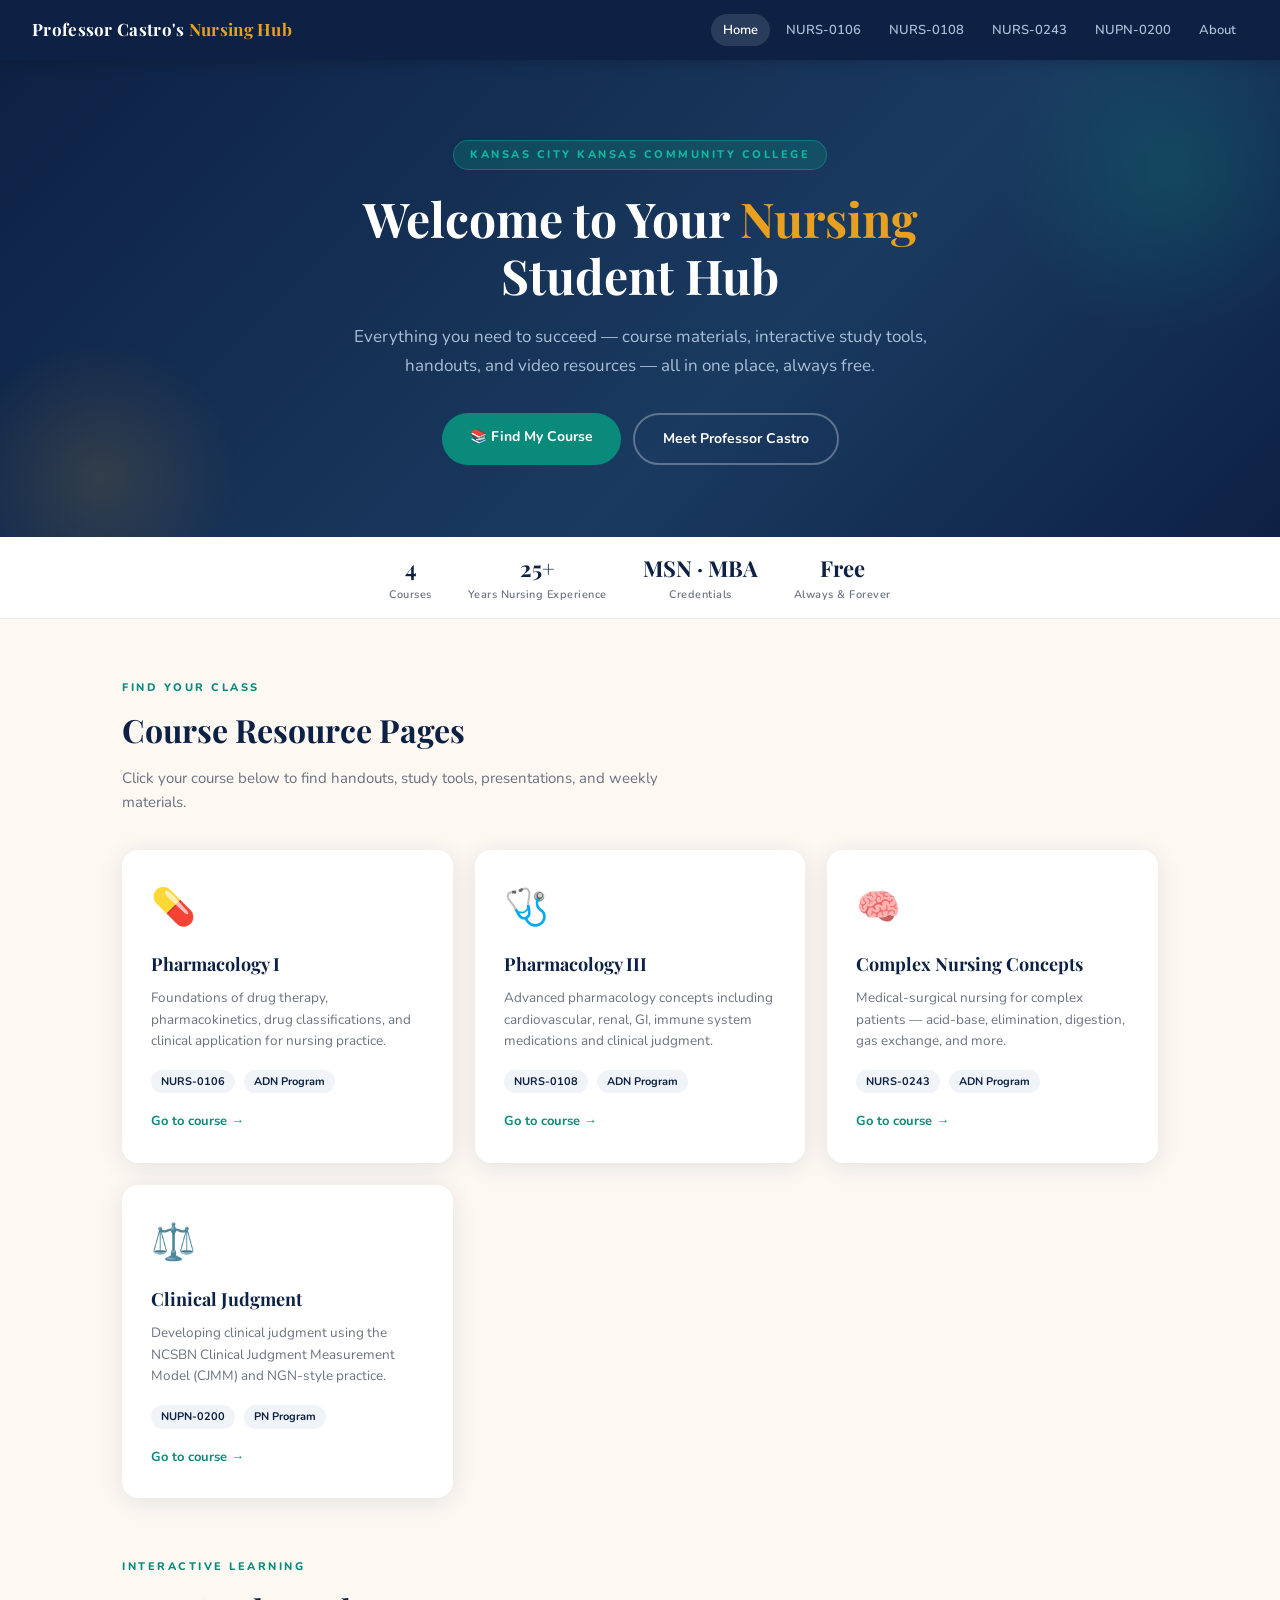
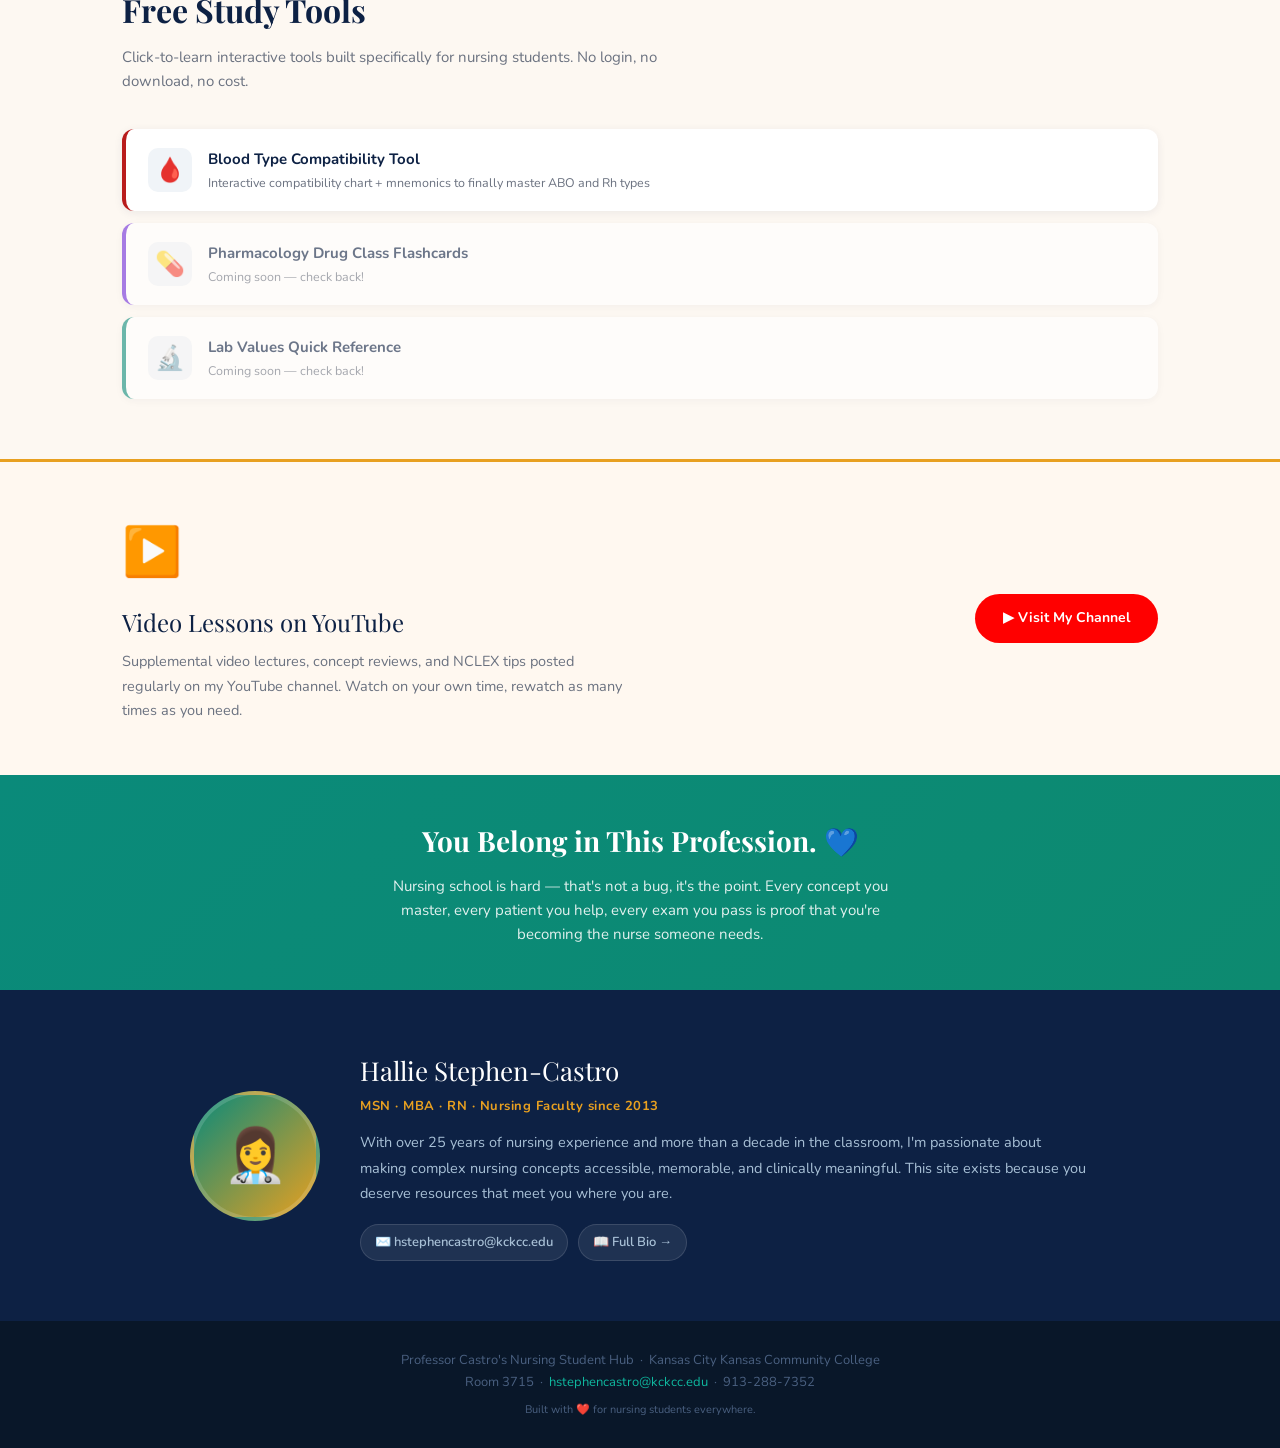
<file: index.html>
<!DOCTYPE html>
<html lang="en">
<head>
<meta charset="UTF-8">
<meta name="viewport" content="width=device-width, initial-scale=1.0">
<title>Professor Castro's Nursing Student Hub</title>
<link rel="stylesheet" href="style.css">
<style>
  .stats-bar {
    background: var(--white);
    border-bottom: 1px solid #E8EEF4;
    padding: 14px 32px;
  }
  .stats-inner {
    max-width: 1100px;
    margin: 0 auto;
    display: flex;
    gap: 36px;
    flex-wrap: wrap;
    justify-content: center;
  }
  .stat {
    text-align: center;
  }
  .stat-num {
    font-family: 'Playfair Display', serif;
    font-size: 22px;
    color: var(--navy);
    font-weight: 700;
  }
  .stat-label {
    font-size: 11px;
    color: var(--warm-gray);
    font-weight: 600;
    letter-spacing: 0.5px;
  }
  .youtube-strip {
    background: #FFF8F0;
    border-top: 3px solid var(--gold);
  }
  .yt-inner {
    max-width: 1100px;
    margin: 0 auto;
    padding: 52px 32px;
    display: grid;
    grid-template-columns: 1fr auto;
    gap: 32px;
    align-items: center;
  }
  .yt-icon { font-size: 48px; margin-bottom: 12px; display: block; }
  .yt-title {
    font-family: 'Playfair Display', serif;
    font-size: 24px;
    color: var(--navy);
    margin-bottom: 8px;
  }
  .yt-desc { color: var(--warm-gray); font-size: 14.5px; line-height: 1.7; max-width: 500px; }
  .btn-youtube {
    background: #FF0000;
    color: var(--white);
    padding: 13px 28px;
    border-radius: 30px;
    text-decoration: none;
    font-weight: 700;
    font-size: 14px;
    display: inline-flex;
    align-items: center;
    gap: 8px;
    white-space: nowrap;
    transition: all 0.25s;
    flex-shrink: 0;
  }
  .btn-youtube:hover {
    background: #CC0000;
    transform: translateY(-2px);
    box-shadow: 0 6px 20px rgba(255,0,0,0.3);
  }
  @media (max-width: 680px) {
    .yt-inner { grid-template-columns: 1fr; }
    .btn-youtube { width: fit-content; }
  }
</style>
</head>
<body>

<!-- NAV -->
<nav>
  <a href="index.html" class="nav-brand">Professor Castro's <span>Nursing Hub</span></a>
  <div class="nav-links">
    <a href="index.html" class="active">Home</a>
    <a href="nurs0106.html">NURS-0106</a>
    <a href="nurs0108.html">NURS-0108</a>
    <a href="nurs0243.html">NURS-0243</a>
    <a href="nupn0200.html">NUPN-0200</a>
    <a href="about.html">About</a>
  </div>
</nav>

<!-- HERO -->
<section class="hero">
  <div class="hero-tag">Kansas City Kansas Community College</div>
  <h1 class="fade-up fade-up-1">Welcome to Your <em>Nursing</em> Student Hub</h1>
  <p class="fade-up fade-up-2">
    Everything you need to succeed — course materials, interactive study tools, handouts, and video resources — all in one place, always free.
  </p>
  <div class="hero-btns fade-up fade-up-3">
    <a href="#courses" class="btn-primary">📚 Find My Course</a>
    <a href="about.html" class="btn-outline">Meet Professor Castro</a>
  </div>
</section>

<!-- STATS BAR -->
<div class="stats-bar">
  <div class="stats-inner">
    <div class="stat">
      <div class="stat-num">4</div>
      <div class="stat-label">Courses</div>
    </div>
    <div class="stat">
      <div class="stat-num">25+</div>
      <div class="stat-label">Years Nursing Experience</div>
    </div>
    <div class="stat">
      <div class="stat-num">MSN · MBA</div>
      <div class="stat-label">Credentials</div>
    </div>
    <div class="stat">
      <div class="stat-num">Free</div>
      <div class="stat-label">Always & Forever</div>
    </div>
  </div>
</div>

<!-- COURSES -->
<section class="section" id="courses">
  <div class="section-label">Find Your Class</div>
  <h2 class="section-title">Course Resource Pages</h2>
  <p class="section-sub">Click your course below to find handouts, study tools, presentations, and weekly materials.</p>

  <div class="card-grid">
    <a href="nurs0106.html" class="card fade-up fade-up-1" style="--accent:#0A8A7A">
      <span class="card-icon">💊</span>
      <div class="card-title">Pharmacology I</div>
      <div class="card-desc">Foundations of drug therapy, pharmacokinetics, drug classifications, and clinical application for nursing practice.</div>
      <div>
        <span class="card-tag">NURS-0106</span>
        <span class="card-tag">ADN Program</span>
      </div>
      <div class="card-arrow">Go to course →</div>
    </a>

    <a href="nurs0108.html" class="card fade-up fade-up-2">
      <span class="card-icon">🩺</span>
      <div class="card-title">Pharmacology III</div>
      <div class="card-desc">Advanced pharmacology concepts including cardiovascular, renal, GI, immune system medications and clinical judgment.</div>
      <div>
        <span class="card-tag">NURS-0108</span>
        <span class="card-tag">ADN Program</span>
      </div>
      <div class="card-arrow">Go to course →</div>
    </a>

    <a href="nurs0243.html" class="card fade-up fade-up-3">
      <span class="card-icon">🧠</span>
      <div class="card-title">Complex Nursing Concepts</div>
      <div class="card-desc">Medical-surgical nursing for complex patients — acid-base, elimination, digestion, gas exchange, and more.</div>
      <div>
        <span class="card-tag">NURS-0243</span>
        <span class="card-tag">ADN Program</span>
      </div>
      <div class="card-arrow">Go to course →</div>
    </a>

    <a href="nupn0200.html" class="card fade-up fade-up-4">
      <span class="card-icon">⚖️</span>
      <div class="card-title">Clinical Judgment</div>
      <div class="card-desc">Developing clinical judgment using the NCSBN Clinical Judgment Measurement Model (CJMM) and NGN-style practice.</div>
      <div>
        <span class="card-tag">NUPN-0200</span>
        <span class="card-tag">PN Program</span>
      </div>
      <div class="card-arrow">Go to course →</div>
    </a>
  </div>
</section>

<!-- STUDY TOOLS -->
<section class="section" style="padding-top:0">
  <div class="section-label">Interactive Learning</div>
  <h2 class="section-title">Free Study Tools</h2>
  <p class="section-sub">Click-to-learn interactive tools built specifically for nursing students. No login, no download, no cost.</p>

  <div class="resource-list">
    <a href="BloodType_Compatibility.html" class="resource-item" style="border-left-color:#b91c1c">
      <div class="resource-icon">🩸</div>
      <div>
        <div class="resource-title">Blood Type Compatibility Tool</div>
        <div class="resource-desc">Interactive compatibility chart + mnemonics to finally master ABO and Rh types</div>
      </div>
    </a>
    <div class="resource-item" style="border-left-color:#6d28d9; opacity:0.6; cursor:default">
      <div class="resource-icon">💊</div>
      <div>
        <div class="resource-title">Pharmacology Drug Class Flashcards</div>
        <div class="resource-desc">Coming soon — check back!</div>
      </div>
    </div>
    <div class="resource-item" style="border-left-color:#0A8A7A; opacity:0.6; cursor:default">
      <div class="resource-icon">🔬</div>
      <div>
        <div class="resource-title">Lab Values Quick Reference</div>
        <div class="resource-desc">Coming soon — check back!</div>
      </div>
    </div>
  </div>
</section>

<!-- YOUTUBE STRIP -->
<div class="youtube-strip">
  <div class="yt-inner">
    <div>
      <span class="yt-icon">▶️</span>
      <div class="yt-title">Video Lessons on YouTube</div>
      <p class="yt-desc">
        Supplemental video lectures, concept reviews, and NCLEX tips posted regularly on my YouTube channel. Watch on your own time, rewatch as many times as you need.
      </p>
    </div>
    <a href="https://youtube.com" target="_blank" class="btn-youtube">
      ▶ Visit My Channel
    </a>
  </div>
</div>

<!-- ENCOURAGEMENT -->
<div class="encourage-banner">
  <h2>You Belong in This Profession. 💙</h2>
  <p>Nursing school is hard — that's not a bug, it's the point. Every concept you master, every patient you help, every exam you pass is proof that you're becoming the nurse someone needs.</p>
</div>

<!-- ABOUT PREVIEW -->
<div class="about-strip">
  <div class="about-inner">
    <div class="about-avatar">👩‍⚕️</div>
    <div>
      <div class="about-name">Hallie Stephen-Castro</div>
      <div class="about-creds">MSN · MBA · RN · Nursing Faculty since 2013</div>
      <p class="about-bio">
        With over 25 years of nursing experience and more than a decade in the classroom, I'm passionate about making complex nursing concepts accessible, memorable, and clinically meaningful. This site exists because you deserve resources that meet you where you are.
      </p>
      <div class="contact-pills">
        <a href="mailto:hstephencastro@kckcc.edu" class="contact-pill">✉️ hstephencastro@kckcc.edu</a>
        <a href="about.html" class="contact-pill">📖 Full Bio →</a>
      </div>
    </div>
  </div>
</div>

<!-- FOOTER -->
<footer>
  <p>Professor Castro's Nursing Student Hub &nbsp;·&nbsp; Kansas City Kansas Community College</p>
  <p>Room 3715 &nbsp;·&nbsp; <a href="mailto:hstephencastro@kckcc.edu">hstephencastro@kckcc.edu</a> &nbsp;·&nbsp; 913-288-7352</p>
  <p style="margin-top:8px; font-size:11px">Built with ❤️ for nursing students everywhere.</p>
</footer>

<script>
// Smooth scroll for anchor links
document.querySelectorAll('a[href^="#"]').forEach(a => {
  a.addEventListener('click', e => {
    e.preventDefault();
    document.querySelector(a.getAttribute('href'))?.scrollIntoView({ behavior: 'smooth' });
  });
});
</script>
</body>
</html>
</file>
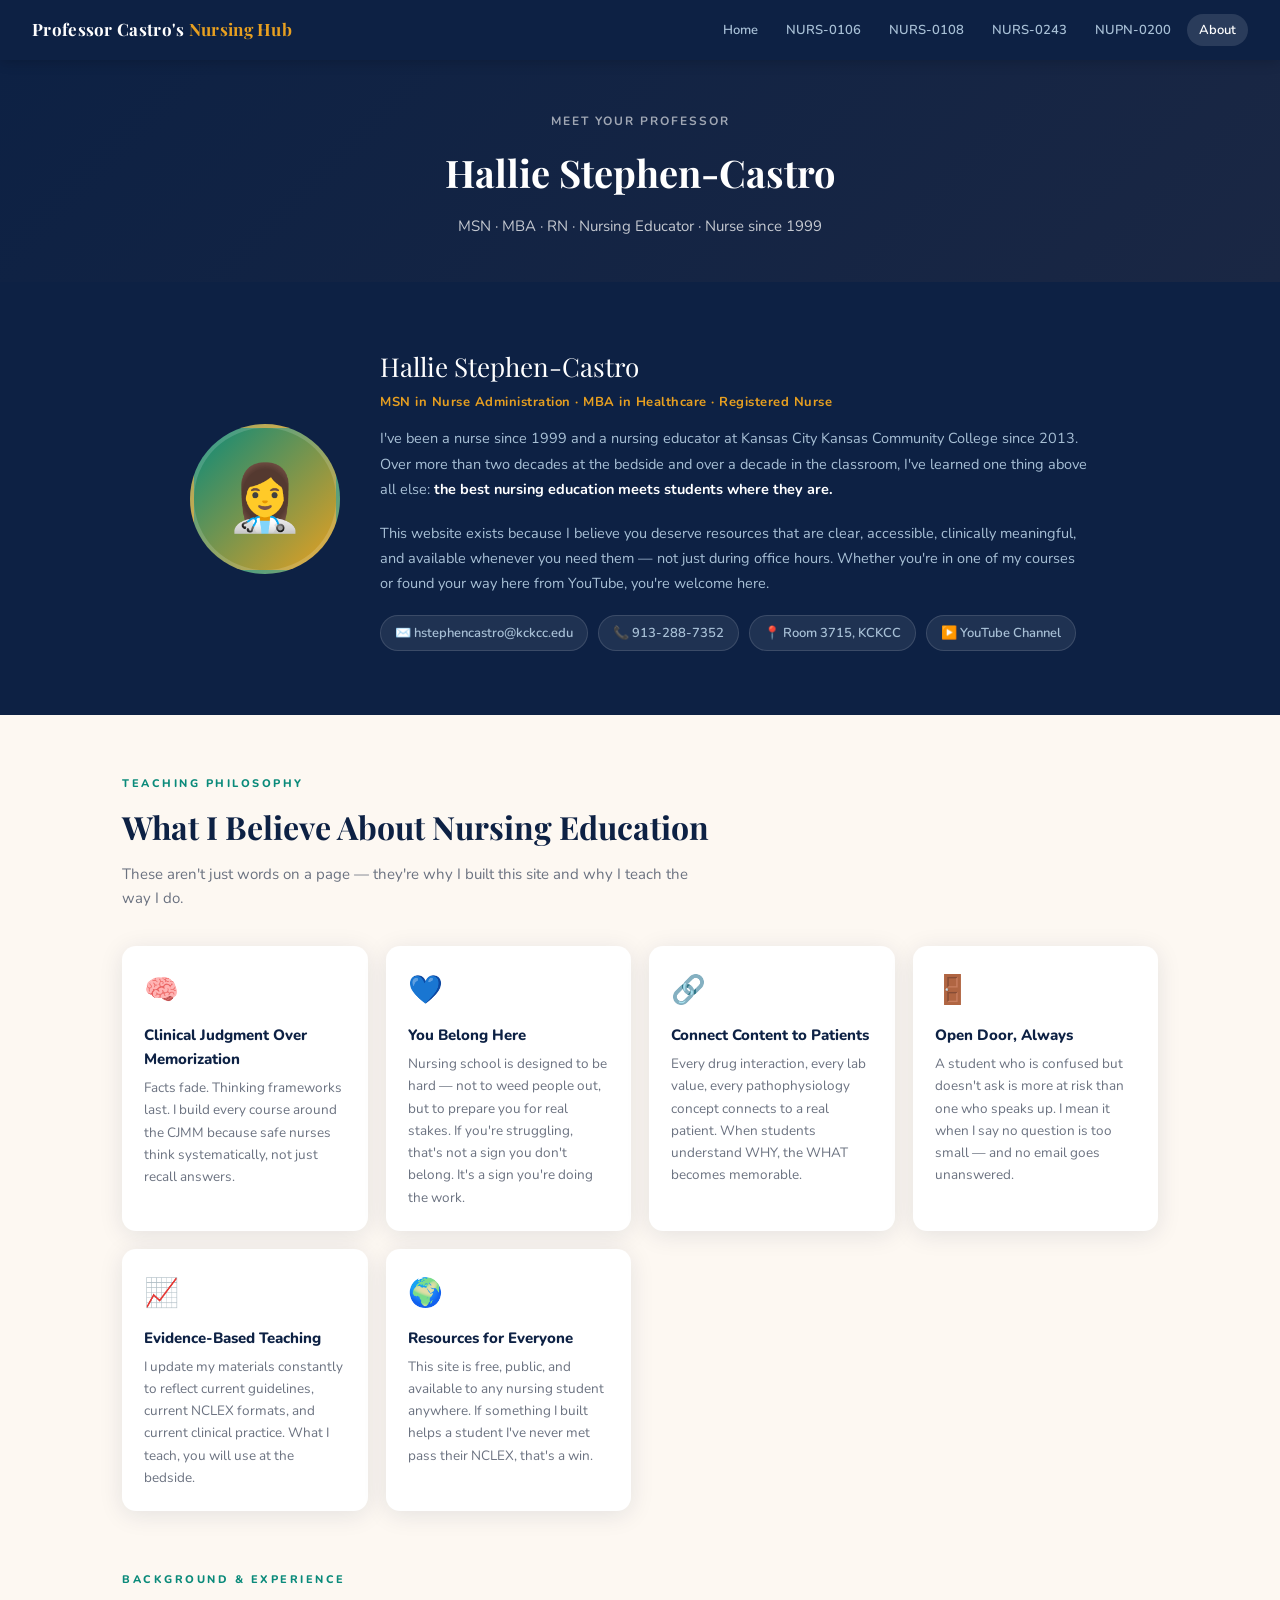
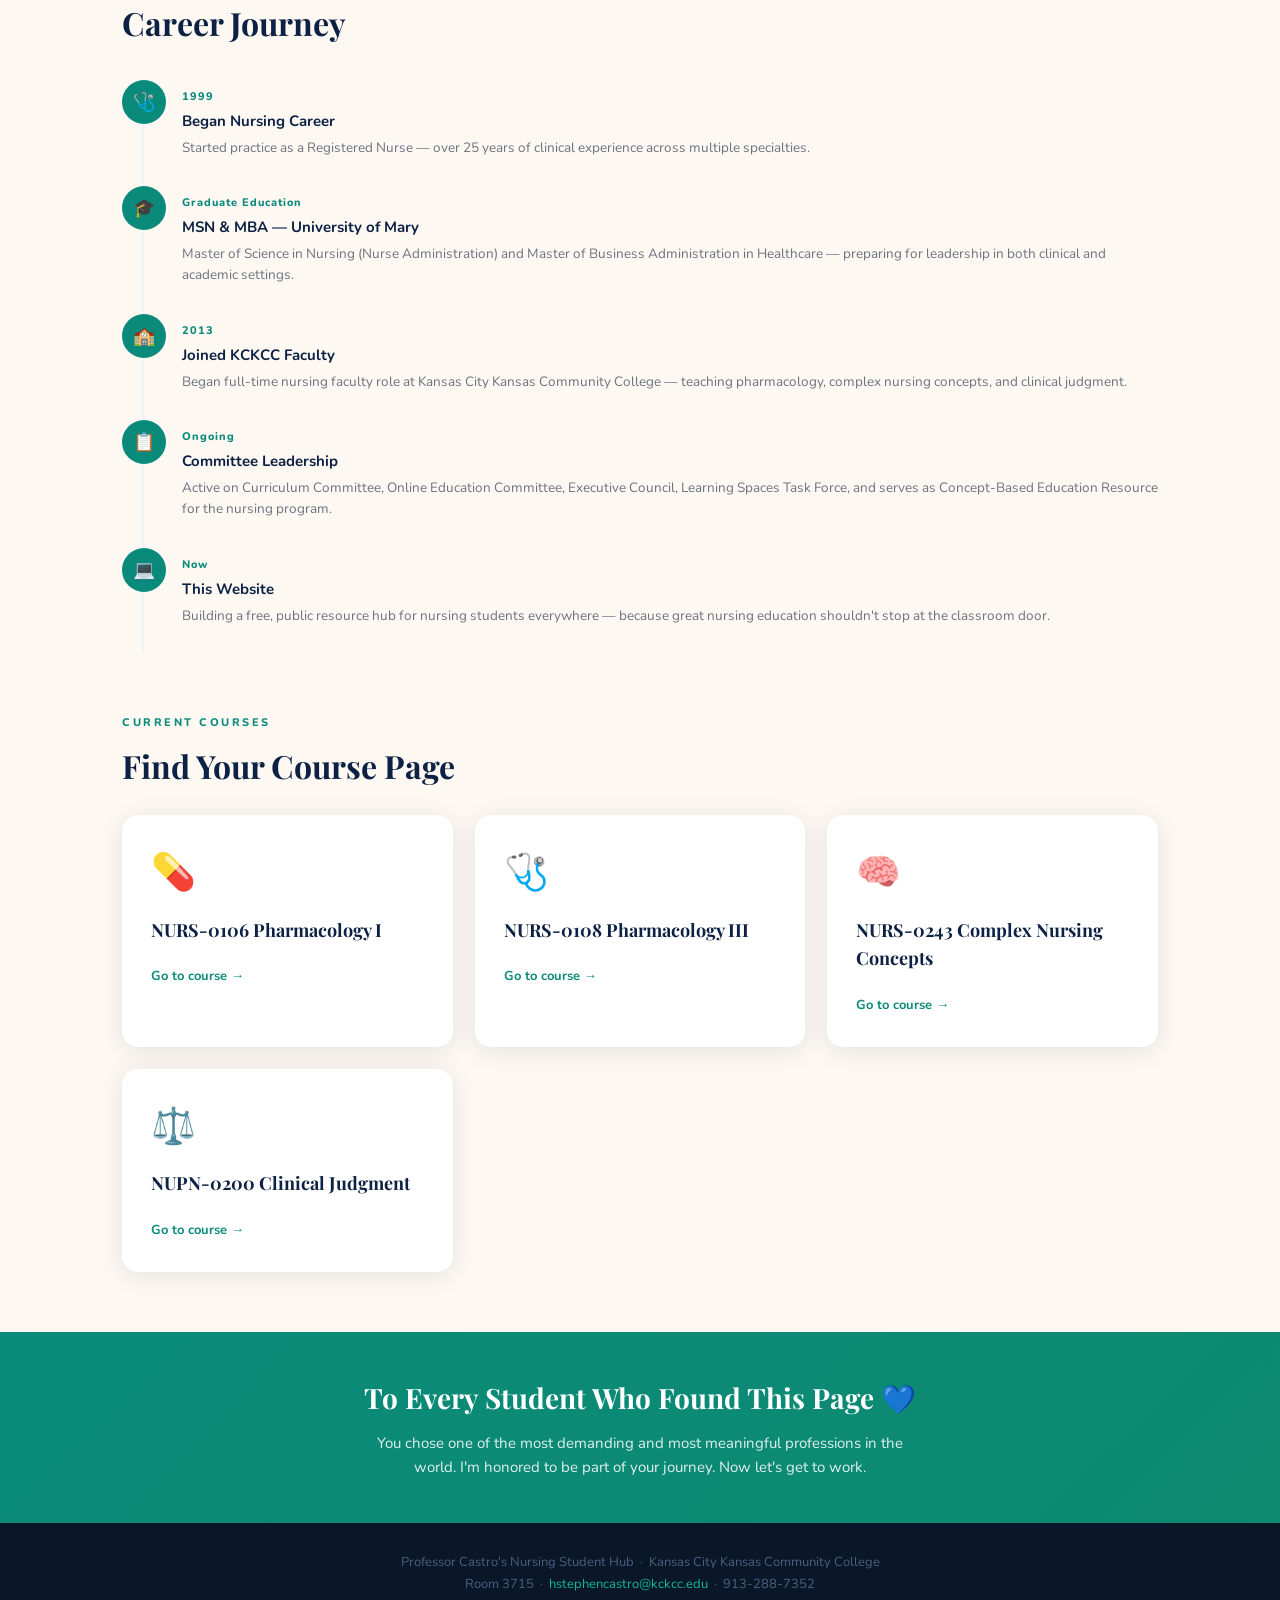
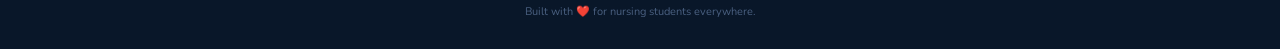
<file: about.html>
<!DOCTYPE html>
<html lang="en">
<head>
<meta charset="UTF-8">
<meta name="viewport" content="width=device-width, initial-scale=1.0">
<title>About – Professor Castro's Nursing Hub</title>
<link rel="stylesheet" href="style.css">
<style>
  .page-hero { background: linear-gradient(135deg, #0D2144 0%, #1A2744 100%); }
  .value-grid { display:grid; grid-template-columns: repeat(auto-fill, minmax(240px, 1fr)); gap:18px; margin-top:28px; }
  .value-card { background:var(--white); border-radius:14px; padding:22px; box-shadow:var(--card-shadow); }
  .value-icon { font-size:28px; margin-bottom:10px; }
  .value-title { font-weight:800; color:var(--navy); font-size:15px; margin-bottom:6px; }
  .value-text { color:var(--warm-gray); font-size:13.5px; line-height:1.65; }
  .timeline { display:grid; gap:0; position:relative; }
  .timeline::before { content:''; position:absolute; left:20px; top:0; bottom:0; width:2px; background:var(--light); }
  .timeline-item { display:grid; grid-template-columns:44px 1fr; gap:16px; padding:0 0 28px; position:relative; }
  .timeline-dot { width:44px; height:44px; border-radius:50%; background:var(--teal); display:flex; align-items:center; justify-content:center; font-size:18px; flex-shrink:0; position:relative; z-index:1; }
  .timeline-content { padding-top:8px; }
  .timeline-year { font-size:11px; font-weight:800; color:var(--teal); letter-spacing:1px; margin-bottom:3px; }
  .timeline-title { font-weight:700; color:var(--navy); font-size:15px; margin-bottom:4px; }
  .timeline-desc { color:var(--warm-gray); font-size:13.5px; line-height:1.6; }
</style>
</head>
<body>

<nav>
  <a href="index.html" class="nav-brand">Professor Castro's <span>Nursing Hub</span></a>
  <div class="nav-links">
    <a href="index.html">Home</a>
    <a href="nurs0106.html">NURS-0106</a>
    <a href="nurs0108.html">NURS-0108</a>
    <a href="nurs0243.html">NURS-0243</a>
    <a href="nupn0200.html">NUPN-0200</a>
    <a href="about.html" class="active">About</a>
  </div>
</nav>

<div class="page-hero">
  <p style="color:rgba(255,255,255,0.6); font-size:12px; letter-spacing:2px; font-weight:700; text-transform:uppercase; margin-bottom:12px;">Meet Your Professor</p>
  <h1>Hallie Stephen-Castro</h1>
  <p>MSN · MBA · RN · Nursing Educator · Nurse since 1999</p>
</div>

<!-- ABOUT SECTION -->
<div class="about-strip" style="padding:64px 32px;">
  <div class="about-inner">
    <div class="about-avatar" style="width:150px; height:150px; font-size:64px;">👩‍⚕️</div>
    <div>
      <div class="about-name">Hallie Stephen-Castro</div>
      <div class="about-creds">MSN in Nurse Administration · MBA in Healthcare · Registered Nurse</div>
      <p class="about-bio">
        I've been a nurse since 1999 and a nursing educator at Kansas City Kansas Community College since 2013. Over more than two decades at the bedside and over a decade in the classroom, I've learned one thing above all else: <strong style="color:var(--white)">the best nursing education meets students where they are.</strong>
      </p>
      <p class="about-bio">
        This website exists because I believe you deserve resources that are clear, accessible, clinically meaningful, and available whenever you need them — not just during office hours. Whether you're in one of my courses or found your way here from YouTube, you're welcome here.
      </p>
      <div class="contact-pills">
        <a href="mailto:hstephencastro@kckcc.edu" class="contact-pill">✉️ hstephencastro@kckcc.edu</a>
        <a href="tel:9132887352" class="contact-pill">📞 913-288-7352</a>
        <span class="contact-pill">📍 Room 3715, KCKCC</span>
        <a href="https://youtube.com" target="_blank" class="contact-pill">▶️ YouTube Channel</a>
      </div>
    </div>
  </div>
</div>

<!-- VALUES -->
<section class="section">
  <div class="section-label">Teaching Philosophy</div>
  <h2 class="section-title">What I Believe About Nursing Education</h2>
  <p class="section-sub">These aren't just words on a page — they're why I built this site and why I teach the way I do.</p>

  <div class="value-grid">
    <div class="value-card">
      <div class="value-icon">🧠</div>
      <div class="value-title">Clinical Judgment Over Memorization</div>
      <div class="value-text">Facts fade. Thinking frameworks last. I build every course around the CJMM because safe nurses think systematically, not just recall answers.</div>
    </div>
    <div class="value-card">
      <div class="value-icon">💙</div>
      <div class="value-title">You Belong Here</div>
      <div class="value-text">Nursing school is designed to be hard — not to weed people out, but to prepare you for real stakes. If you're struggling, that's not a sign you don't belong. It's a sign you're doing the work.</div>
    </div>
    <div class="value-card">
      <div class="value-icon">🔗</div>
      <div class="value-title">Connect Content to Patients</div>
      <div class="value-text">Every drug interaction, every lab value, every pathophysiology concept connects to a real patient. When students understand WHY, the WHAT becomes memorable.</div>
    </div>
    <div class="value-card">
      <div class="value-icon">🚪</div>
      <div class="value-title">Open Door, Always</div>
      <div class="value-text">A student who is confused but doesn't ask is more at risk than one who speaks up. I mean it when I say no question is too small — and no email goes unanswered.</div>
    </div>
    <div class="value-card">
      <div class="value-icon">📈</div>
      <div class="value-title">Evidence-Based Teaching</div>
      <div class="value-text">I update my materials constantly to reflect current guidelines, current NCLEX formats, and current clinical practice. What I teach, you will use at the bedside.</div>
    </div>
    <div class="value-card">
      <div class="value-icon">🌍</div>
      <div class="value-title">Resources for Everyone</div>
      <div class="value-text">This site is free, public, and available to any nursing student anywhere. If something I built helps a student I've never met pass their NCLEX, that's a win.</div>
    </div>
  </div>
</section>

<!-- TIMELINE -->
<section class="section" style="padding-top:0;">
  <div class="section-label">Background & Experience</div>
  <h2 class="section-title" style="margin-bottom:32px;">Career Journey</h2>

  <div class="timeline">
    <div class="timeline-item">
      <div class="timeline-dot">🩺</div>
      <div class="timeline-content">
        <div class="timeline-year">1999</div>
        <div class="timeline-title">Began Nursing Career</div>
        <div class="timeline-desc">Started practice as a Registered Nurse — over 25 years of clinical experience across multiple specialties.</div>
      </div>
    </div>
    <div class="timeline-item">
      <div class="timeline-dot">🎓</div>
      <div class="timeline-content">
        <div class="timeline-year">Graduate Education</div>
        <div class="timeline-title">MSN & MBA — University of Mary</div>
        <div class="timeline-desc">Master of Science in Nursing (Nurse Administration) and Master of Business Administration in Healthcare — preparing for leadership in both clinical and academic settings.</div>
      </div>
    </div>
    <div class="timeline-item">
      <div class="timeline-dot">🏫</div>
      <div class="timeline-content">
        <div class="timeline-year">2013</div>
        <div class="timeline-title">Joined KCKCC Faculty</div>
        <div class="timeline-desc">Began full-time nursing faculty role at Kansas City Kansas Community College — teaching pharmacology, complex nursing concepts, and clinical judgment.</div>
      </div>
    </div>
    <div class="timeline-item">
      <div class="timeline-dot">📋</div>
      <div class="timeline-content">
        <div class="timeline-year">Ongoing</div>
        <div class="timeline-title">Committee Leadership</div>
        <div class="timeline-desc">Active on Curriculum Committee, Online Education Committee, Executive Council, Learning Spaces Task Force, and serves as Concept-Based Education Resource for the nursing program.</div>
      </div>
    </div>
    <div class="timeline-item">
      <div class="timeline-dot">💻</div>
      <div class="timeline-content">
        <div class="timeline-year">Now</div>
        <div class="timeline-title">This Website</div>
        <div class="timeline-desc">Building a free, public resource hub for nursing students everywhere — because great nursing education shouldn't stop at the classroom door.</div>
      </div>
    </div>
  </div>
</section>

<!-- COURSES QUICK LINKS -->
<section class="section" style="padding-top:0;">
  <div class="section-label">Current Courses</div>
  <h2 class="section-title" style="margin-bottom:24px;">Find Your Course Page</h2>
  <div class="card-grid">
    <a href="nurs0106.html" class="card">
      <span class="card-icon">💊</span>
      <div class="card-title">NURS-0106 Pharmacology I</div>
      <div class="card-arrow">Go to course →</div>
    </a>
    <a href="nurs0108.html" class="card">
      <span class="card-icon">🩺</span>
      <div class="card-title">NURS-0108 Pharmacology III</div>
      <div class="card-arrow">Go to course →</div>
    </a>
    <a href="nurs0243.html" class="card">
      <span class="card-icon">🧠</span>
      <div class="card-title">NURS-0243 Complex Nursing Concepts</div>
      <div class="card-arrow">Go to course →</div>
    </a>
    <a href="nupn0200.html" class="card">
      <span class="card-icon">⚖️</span>
      <div class="card-title">NUPN-0200 Clinical Judgment</div>
      <div class="card-arrow">Go to course →</div>
    </a>
  </div>
</section>

<div class="encourage-banner">
  <h2>To Every Student Who Found This Page 💙</h2>
  <p>You chose one of the most demanding and most meaningful professions in the world. I'm honored to be part of your journey. Now let's get to work.</p>
</div>

<footer>
  <p>Professor Castro's Nursing Student Hub &nbsp;·&nbsp; Kansas City Kansas Community College</p>
  <p>Room 3715 &nbsp;·&nbsp; <a href="mailto:hstephencastro@kckcc.edu">hstephencastro@kckcc.edu</a> &nbsp;·&nbsp; 913-288-7352</p>
  <p style="margin-top:8px; font-size:11px;">Built with ❤️ for nursing students everywhere.</p>
</footer>

</body>
</html>
</file>
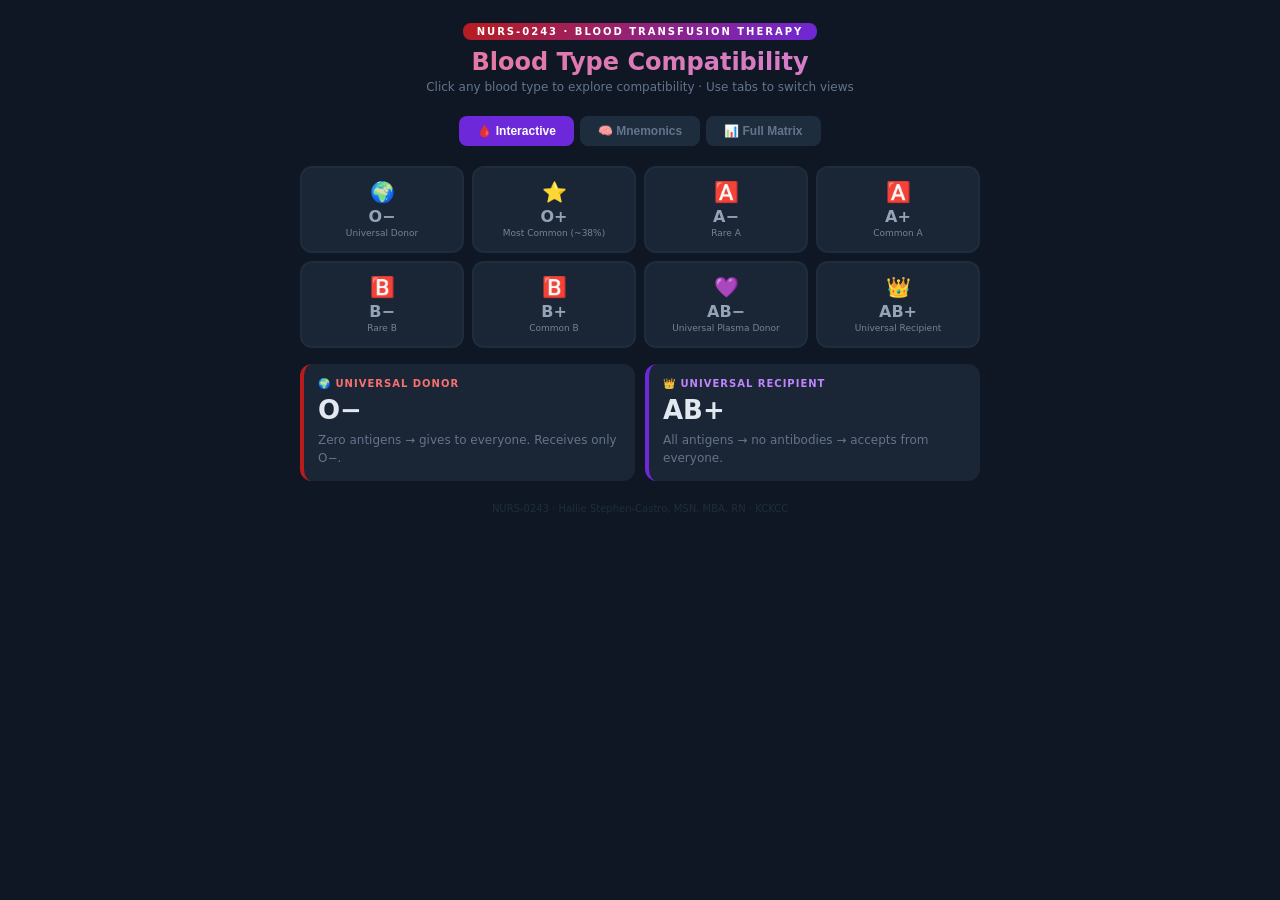
<file: BloodType_Compatibility.html>
<!DOCTYPE html>
<html lang="en">
<head>
<meta charset="UTF-8">
<meta name="viewport" content="width=device-width, initial-scale=1.0">
<title>Blood Type Compatibility – NURS-0243</title>
<style>
  * { box-sizing: border-box; margin: 0; padding: 0; }
  body { font-family: 'Segoe UI', system-ui, sans-serif; background: #0f1724; min-height: 100vh; padding: 20px 14px; color: #e2e8f0; }

  .header { text-align: center; margin-bottom: 22px; }
  .badge { display: inline-block; background: linear-gradient(135deg,#b91c1c,#6d28d9); border-radius: 8px; padding: 3px 14px; font-size: 10px; font-weight: 700; letter-spacing: 2px; color: #fff; margin-bottom: 8px; }
  h1 { font-size: 24px; font-weight: 800; margin-bottom: 4px; background: linear-gradient(90deg,#f87171,#c084fc); -webkit-background-clip: text; -webkit-text-fill-color: transparent; }
  .subtitle { color: #64748b; font-size: 12px; }

  .tabs { display: flex; justify-content: center; gap: 6px; margin-bottom: 20px; flex-wrap: wrap; }
  .tab-btn { padding: 8px 18px; border-radius: 8px; border: none; cursor: pointer; font-size: 12px; font-weight: 600; background: #1e2d3d; color: #64748b; transition: all 0.2s; }
  .tab-btn.active { background: #6d28d9; color: #fff; }

  .panel { display: none; max-width: 680px; margin: 0 auto; }
  .panel.active { display: block; }

  /* Blood type grid */
  .type-grid { display: grid; grid-template-columns: repeat(4,1fr); gap: 8px; margin-bottom: 16px; }
  .type-btn { border-radius: 12px; padding: 12px 6px; cursor: pointer; border: 2px solid #1e2d3d; background: #1a2535; color: #94a3b8; transition: all 0.2s; text-align: center; font-weight: 700; font-family: inherit; }
  .type-btn:hover { border-color: #334155; color: #cbd5e1; }
  .type-btn .emoji { font-size: 20px; }
  .type-btn .label { font-size: 16px; margin-top: 3px; }
  .type-btn .nickname { font-size: 9px; font-weight: 500; opacity: 0.75; margin-top: 2px; line-height: 1.2; }

  /* Result panel */
  .result-box { background: #1a2535; border-radius: 14px; padding: 18px; }
  .result-header { display: flex; align-items: center; gap: 10px; margin-bottom: 14px; }
  .result-emoji { font-size: 28px; }
  .result-name { font-size: 22px; font-weight: 800; }
  .result-nick { font-size: 11px; color: #64748b; }
  .compat-grid { display: grid; grid-template-columns: 1fr 1fr; gap: 10px; margin-bottom: 14px; }
  .compat-card { background: #0f1724; border-radius: 10px; padding: 12px; }
  .compat-label { font-size: 10px; font-weight: 700; letter-spacing: 1px; margin-bottom: 8px; }
  .tags { display: flex; flex-wrap: wrap; gap: 5px; }
  .tag-green { background: #166534; color: #bbf7d0; border-radius: 6px; padding: 3px 8px; font-size: 12px; font-weight: 700; }
  .tag-blue { background: #1e3a5f; color: #93c5fd; border-radius: 6px; padding: 3px 8px; font-size: 12px; font-weight: 700; }
  .memory-box { border-radius: 10px; padding: 12px; }
  .memory-label { font-size: 10px; font-weight: 700; letter-spacing: 1px; margin-bottom: 5px; }
  .memory-text { font-size: 13px; color: #334155; line-height: 1.6; }

  /* Default (no selection) */
  .default-cards { display: grid; grid-template-columns: 1fr 1fr; gap: 10px; }
  .default-card { background: #1a2535; border-radius: 12px; padding: 14px; }
  .default-type-label { font-size: 10px; font-weight: 700; letter-spacing: 1px; margin-bottom: 6px; }
  .default-type-name { font-size: 26px; font-weight: 800; }
  .default-desc { font-size: 12px; color: #64748b; margin-top: 6px; line-height: 1.5; }

  /* Mnemonics */
  .mnemonic-list { display: grid; gap: 12px; }
  .mnemonic-card { background: #1a2535; border-radius: 14px; padding: 16px; display: flex; gap: 12px; align-items: flex-start; }
  .mnemonic-icon { font-size: 24px; flex-shrink: 0; margin-top: 2px; }
  .mnemonic-title { font-size: 13px; font-weight: 800; margin-bottom: 5px; }
  .mnemonic-text { color: #cbd5e1; font-size: 13px; line-height: 1.7; }
  .rh-box { background: #1a2535; border-radius: 14px; padding: 16px; border: 1px solid #334155; margin-top: 12px; }
  .rh-title { font-size: 12px; font-weight: 800; color: #f59e0b; margin-bottom: 12px; }
  .rh-grid { display: grid; grid-template-columns: 1fr 1fr; gap: 10px; }
  .rh-card { background: #0f1724; border-radius: 10px; padding: 12px; }
  .rh-card-title { font-weight: 700; font-size: 12px; margin-bottom: 5px; }
  .rh-card-text { color: #94a3b8; font-size: 12px; line-height: 1.7; }

  /* Matrix */
  .matrix-box { background: #1a2535; border-radius: 14px; padding: 16px; overflow-x: auto; }
  .matrix-hint { font-size: 11px; color: #64748b; margin-bottom: 10px; letter-spacing: 1px; font-weight: 700; }
  table { width: 100%; border-collapse: collapse; font-size: 12px; }
  th { padding: 8px 5px; text-align: center; font-weight: 800; border-bottom: 1px solid #334155; font-size: 12px; }
  th.row-header { text-align: left; padding: 8px 8px; color: #475569; font-size: 11px; }
  td { padding: 9px 5px; text-align: center; }
  td.row-label { padding: 9px 8px; font-weight: 800; text-align: left; }
  tr:nth-child(odd) { background: #0f1724; }
  .check { background: #166534; color: #bbf7d0; border-radius: 5px; padding: 2px 6px; font-weight: 700; }
  .no-check { color: #1e2d3d; }
  .patterns-box { background: #1a2535; border-radius: 14px; padding: 14px; margin-top: 12px; }
  .patterns-title { font-size: 11px; font-weight: 700; color: #f59e0b; letter-spacing: 1px; margin-bottom: 10px; }
  .pattern-row { display: flex; gap: 8px; font-size: 12px; margin-bottom: 5px; }
  .pattern-key { color: #6d28d9; font-weight: 700; min-width: 95px; flex-shrink: 0; }
  .pattern-val { color: #64748b; }

  .footer { text-align: center; margin-top: 22px; color: #1e2d3d; font-size: 10px; }

  @media (max-width: 500px) {
    .type-grid { grid-template-columns: repeat(4,1fr); gap: 5px; }
    .type-btn { padding: 10px 4px; }
    .type-btn .label { font-size: 13px; }
    .compat-grid, .default-cards, .rh-grid { grid-template-columns: 1fr; }
  }
</style>
</head>
<body>

<div class="header">
  <div class="badge">NURS-0243 · BLOOD TRANSFUSION THERAPY</div>
  <h1>Blood Type Compatibility</h1>
  <p class="subtitle">Click any blood type to explore compatibility · Use tabs to switch views</p>
</div>

<div class="tabs">
  <button class="tab-btn active" onclick="switchTab('interactive')">🩸 Interactive</button>
  <button class="tab-btn" onclick="switchTab('mnemonics')">🧠 Mnemonics</button>
  <button class="tab-btn" onclick="switchTab('matrix')">📊 Full Matrix</button>
</div>

<!-- ═══ INTERACTIVE ═══ -->
<div id="tab-interactive" class="panel active">
  <div class="type-grid" id="typeGrid"></div>
  <div id="resultArea"></div>
</div>

<!-- ═══ MNEMONICS ═══ -->
<div id="tab-mnemonics" class="panel">
  <div class="mnemonic-list">
    <div class="mnemonic-card" style="border-left:4px solid #b91c1c">
      <div class="mnemonic-icon">0️⃣</div>
      <div>
        <div class="mnemonic-title" style="color:#b91c1c">O = Zero</div>
        <div class="mnemonic-text">Think of "O" as the number <strong>ZERO</strong>. Zero antigens on the cell surface = zero reasons to reject it. That's why O− is the <strong>universal donor</strong> — no antigens to trigger a reaction in any recipient. BUT: O blood has antibodies against A AND B, so it can only accept O blood. It gives freely but is very picky about what it receives.</div>
      </div>
    </div>
    <div class="mnemonic-card" style="border-left:4px solid #1d4ed8">
      <div class="mnemonic-icon">➕</div>
      <div>
        <div class="mnemonic-title" style="color:#1d4ed8">Positive = Permissive, Negative = Picky</div>
        <div class="mnemonic-text">Rh <strong>POSITIVE</strong> patients are <strong>PERMISSIVE</strong> — they accept either positive OR negative blood, no questions asked. Rh <strong>NEGATIVE</strong> patients are <strong>PICKY</strong> — they REFUSE positive blood. If an Rh− patient receives Rh+ blood, the body builds antibodies (sensitization). This is especially critical for pregnant women!</div>
      </div>
    </div>
    <div class="mnemonic-card" style="border-left:4px solid #6d28d9">
      <div class="mnemonic-icon">👑</div>
      <div>
        <div class="mnemonic-title" style="color:#6d28d9">AB = Accepts Both</div>
        <div class="mnemonic-text">AB literally <strong>ACCEPTS BOTH</strong> A and B antigens on its own cells — so it never makes antibodies against either. That's what makes AB the <strong>universal recipient</strong>. The catch: AB can only <strong>DONATE</strong> to other AB people (too many antigens for anyone else to tolerate).</div>
      </div>
    </div>
    <div class="mnemonic-card" style="border-left:4px solid #0f766e">
      <div class="mnemonic-icon">📺</div>
      <div>
        <div class="mnemonic-title" style="color:#0f766e">The House / Wilson Rule</div>
        <div class="mnemonic-text">From the TV show <em>House MD</em>: Wilson tells House <em>"You're AB — universal recipient, you TAKE from everybody."</em> House replies: <em>"You're O — universal donor. No wonder you're always giving."</em> House takes, Wilson gives. Remember the characters, remember the types!</div>
      </div>
    </div>
    <div class="mnemonic-card" style="border-left:4px solid #166534">
      <div class="mnemonic-icon">🔤</div>
      <div>
        <div class="mnemonic-title" style="color:#166534">Same Letter + O Rule</div>
        <div class="mnemonic-text">Recipients can always receive their <strong>own type PLUS type O</strong>. Type A → accepts A or O. Type B → accepts B or O. Type AB → accepts AB, A, B, or O (everyone!). Type O → accepts ONLY O. Quick check: does the donor letter match the recipient's letter, or is it O?</div>
      </div>
    </div>
    <div class="mnemonic-card" style="border-left:4px solid #c2410c">
      <div class="mnemonic-icon">🤰</div>
      <div>
        <div class="mnemonic-title" style="color:#c2410c">Rh− Women → RhoGAM</div>
        <div class="mnemonic-text">An Rh− mother carrying an Rh+ baby MUST receive <strong>RhoGAM</strong> to prevent sensitization. If her blood mixes with the baby's (at delivery or miscarriage), she forms anti-Rh antibodies — and those antibodies will attack future Rh+ pregnancies. RhoGAM neutralizes the threat before antibodies form.</div>
      </div>
    </div>
  </div>

  <div class="rh-box">
    <div class="rh-title">⚡ RH FACTOR: THE ONE RULE TO REMEMBER</div>
    <div class="rh-grid">
      <div class="rh-card">
        <div class="rh-card-title" style="color:#22c55e">Rh+ = PERMISSIVE</div>
        <div class="rh-card-text">✅ Accepts Rh+ blood<br>✅ Accepts Rh− blood<br><em>"Positive takes both"</em></div>
      </div>
      <div class="rh-card">
        <div class="rh-card-title" style="color:#f87171">Rh− = PICKY</div>
        <div class="rh-card-text">✅ Accepts Rh− blood<br>❌ Rejects Rh+ blood<br><em>"Negative rejects positive"</em></div>
      </div>
    </div>
  </div>
</div>

<!-- ═══ MATRIX ═══ -->
<div id="tab-matrix" class="panel">
  <div class="matrix-box">
    <div class="matrix-hint">ROWS = Recipient &nbsp;|&nbsp; COLUMNS = Donor &nbsp;|&nbsp; ✓ = Compatible</div>
    <table id="matrixTable"></table>
  </div>
  <div class="patterns-box">
    <div class="patterns-title">💡 SPOT THE PATTERNS — DON'T MEMORIZE EVERY CELL</div>
    <div class="pattern-row"><span class="pattern-key">O− column:</span><span class="pattern-val">All ✓ — it's the universal donor, gives to everyone</span></div>
    <div class="pattern-row"><span class="pattern-key">AB+ row:</span><span class="pattern-val">All ✓ — it's the universal recipient, accepts from everyone</span></div>
    <div class="pattern-row"><span class="pattern-key">The diagonal:</span><span class="pattern-val">Always compatible — same type always works</span></div>
    <div class="pattern-row"><span class="pattern-key">Rh− rows:</span><span class="pattern-val">Check marks ONLY in Rh− donor columns</span></div>
    <div class="pattern-row"><span class="pattern-key">O rows:</span><span class="pattern-val">Only O types appear in the "can receive" column</span></div>
  </div>
</div>

<div class="footer">NURS-0243 · Hallie Stephen-Castro, MSN, MBA, RN · KCKCC</div>

<script>
const bloodData = {
  "O−":  { color:"#b91c1c", light:"#fef2f2", border:"#fca5a5", emoji:"🌍", nickname:"Universal Donor",
            donate:["O−","O+","A−","A+","B−","B+","AB−","AB+"], receive:["O−"],
            tip:"O = ZERO antigens. Zero barriers. Gives to EVERYONE — but is picky receiving. Only takes O−." },
  "O+":  { color:"#c2410c", light:"#fff7ed", border:"#fdba74", emoji:"⭐", nickname:"Most Common (~38%)",
            donate:["O+","A+","B+","AB+"], receive:["O−","O+"],
            tip:"Most common type. Gives to all POSITIVE types. Receives from both O types (O− and O+)." },
  "A−":  { color:"#1d4ed8", light:"#eff6ff", border:"#93c5fd", emoji:"🅰️", nickname:"Rare A",
            donate:["A−","A+","AB−","AB+"], receive:["O−","A−"],
            tip:"A types give to A and AB — AB needs the A antigen. The minus means only negative recipients get it." },
  "A+":  { color:"#1e40af", light:"#eff6ff", border:"#93c5fd", emoji:"🅰️", nickname:"Common A",
            donate:["A+","AB+"], receive:["O−","O+","A−","A+"],
            tip:"A+ receives from all A and O types. Donates only to A+ and AB+ (positive recipients only)." },
  "B−":  { color:"#15803d", light:"#f0fdf4", border:"#86efac", emoji:"🅱️", nickname:"Rare B",
            donate:["B−","B+","AB−","AB+"], receive:["O−","B−"],
            tip:"B types give to B and AB — AB needs the B antigen. The minus means only negative recipients get it." },
  "B+":  { color:"#166534", light:"#f0fdf4", border:"#86efac", emoji:"🅱️", nickname:"Common B",
            donate:["B+","AB+"], receive:["O−","O+","B−","B+"],
            tip:"B+ receives from all B and O types. Donates only to B+ and AB+ (positive recipients only)." },
  "AB−": { color:"#6d28d9", light:"#faf5ff", border:"#c4b5fd", emoji:"💜", nickname:"Universal Plasma Donor",
            donate:["AB−","AB+"], receive:["O−","A−","B−","AB−"],
            tip:"AB− donates PLASMA to everyone (universal plasma donor) but red cells only to AB types." },
  "AB+": { color:"#4c1d95", light:"#faf5ff", border:"#c4b5fd", emoji:"👑", nickname:"Universal Recipient",
            donate:["AB+"], receive:["O−","O+","A−","A+","B−","B+","AB−","AB+"],
            tip:"Universal Recipient. Has ALL antigens so makes NO antibodies against foreign blood. Accepts from EVERYONE." },
};

const allTypes = ["O−","O+","A−","A+","B−","B+","AB−","AB+"];
let selectedType = null;

// Build type buttons
const grid = document.getElementById("typeGrid");
allTypes.forEach(t => {
  const d = bloodData[t];
  const btn = document.createElement("button");
  btn.className = "type-btn";
  btn.id = "btn-" + t.replace("+","p").replace("−","m");
  btn.innerHTML = `<div class="emoji">${d.emoji}</div><div class="label">${t}</div><div class="nickname">${d.nickname}</div>`;
  btn.onclick = () => selectType(t);
  grid.appendChild(btn);
});

function selectType(t) {
  selectedType = selectedType === t ? null : t;
  updateButtons();
  renderResult();
}

function updateButtons() {
  allTypes.forEach(t => {
    const id = "btn-" + t.replace("+","p").replace("−","m");
    const btn = document.getElementById(id);
    const d = bloodData[t];
    btn.style.cssText = "";
    if (selectedType === t) {
      btn.style.background = d.color;
      btn.style.color = "#fff";
      btn.style.border = `2px solid ${d.color}`;
      btn.style.transform = "scale(1.07)";
    } else if (selectedType && (bloodData[selectedType].donate.includes(t) || bloodData[selectedType].receive.includes(t))) {
      btn.style.background = d.light;
      btn.style.color = d.color;
      btn.style.border = `2px solid ${d.color}`;
      btn.style.transform = "scale(1.03)";
    } else {
      btn.style.background = "#1a2535";
      btn.style.color = "#94a3b8";
      btn.style.border = "2px solid #1e2d3d";
    }
  });
}

function renderResult() {
  const area = document.getElementById("resultArea");
  if (!selectedType) {
    area.innerHTML = `
      <div class="default-cards">
        <div class="default-card" style="border-left:4px solid #b91c1c">
          <div class="default-type-label" style="color:#f87171">🌍 UNIVERSAL DONOR</div>
          <div class="default-type-name">O−</div>
          <div class="default-desc">Zero antigens → gives to everyone. Receives only O−.</div>
        </div>
        <div class="default-card" style="border-left:4px solid #6d28d9">
          <div class="default-type-label" style="color:#c084fc">👑 UNIVERSAL RECIPIENT</div>
          <div class="default-type-name">AB+</div>
          <div class="default-desc">All antigens → no antibodies → accepts from everyone.</div>
        </div>
      </div>`;
    return;
  }
  const d = bloodData[selectedType];
  const donateTags = d.donate.map(t => `<span class="tag-green">${t}</span>`).join("");
  const receiveTags = d.receive.map(t => `<span class="tag-blue">${t}</span>`).join("");
  area.innerHTML = `
    <div class="result-box" style="border:1px solid ${d.border}">
      <div class="result-header">
        <div class="result-emoji">${d.emoji}</div>
        <div>
          <div class="result-name" style="color:${d.color}">${selectedType}</div>
          <div class="result-nick">${d.nickname}</div>
        </div>
      </div>
      <div class="compat-grid">
        <div class="compat-card">
          <div class="compat-label" style="color:#22c55e">📤 CAN DONATE TO</div>
          <div class="tags">${donateTags}</div>
        </div>
        <div class="compat-card">
          <div class="compat-label" style="color:#3b82f6">📥 CAN RECEIVE FROM</div>
          <div class="tags">${receiveTags}</div>
        </div>
      </div>
      <div class="memory-box" style="background:${d.light}; border-left:4px solid ${d.color}">
        <div class="memory-label" style="color:${d.color}">🧠 MEMORY TIP</div>
        <div class="memory-text">${d.tip}</div>
      </div>
    </div>`;
}

// Build matrix
function buildMatrix() {
  const table = document.getElementById("matrixTable");
  let html = "<thead><tr><th class='row-header'>Recipient ↓ / Donor →</th>";
  allTypes.forEach(t => {
    html += `<th style="color:${bloodData[t].color}">${t}</th>`;
  });
  html += "</tr></thead><tbody>";
  allTypes.forEach((recipient, ri) => {
    html += `<tr><td class="row-label" style="color:${bloodData[recipient].color}">${recipient}</td>`;
    allTypes.forEach(donor => {
      const ok = bloodData[recipient].receive.includes(donor);
      html += `<td>${ok ? '<span class="check">✓</span>' : '<span class="no-check">—</span>'}</td>`;
    });
    html += "</tr>";
  });
  html += "</tbody>";
  table.innerHTML = html;
}
buildMatrix();

function switchTab(id) {
  document.querySelectorAll(".panel").forEach(p => p.classList.remove("active"));
  document.querySelectorAll(".tab-btn").forEach(b => b.classList.remove("active"));
  document.getElementById("tab-" + id).classList.add("active");
  event.target.classList.add("active");
}

// Show default result on load
renderResult();
</script>
</body>
</html>
</file>
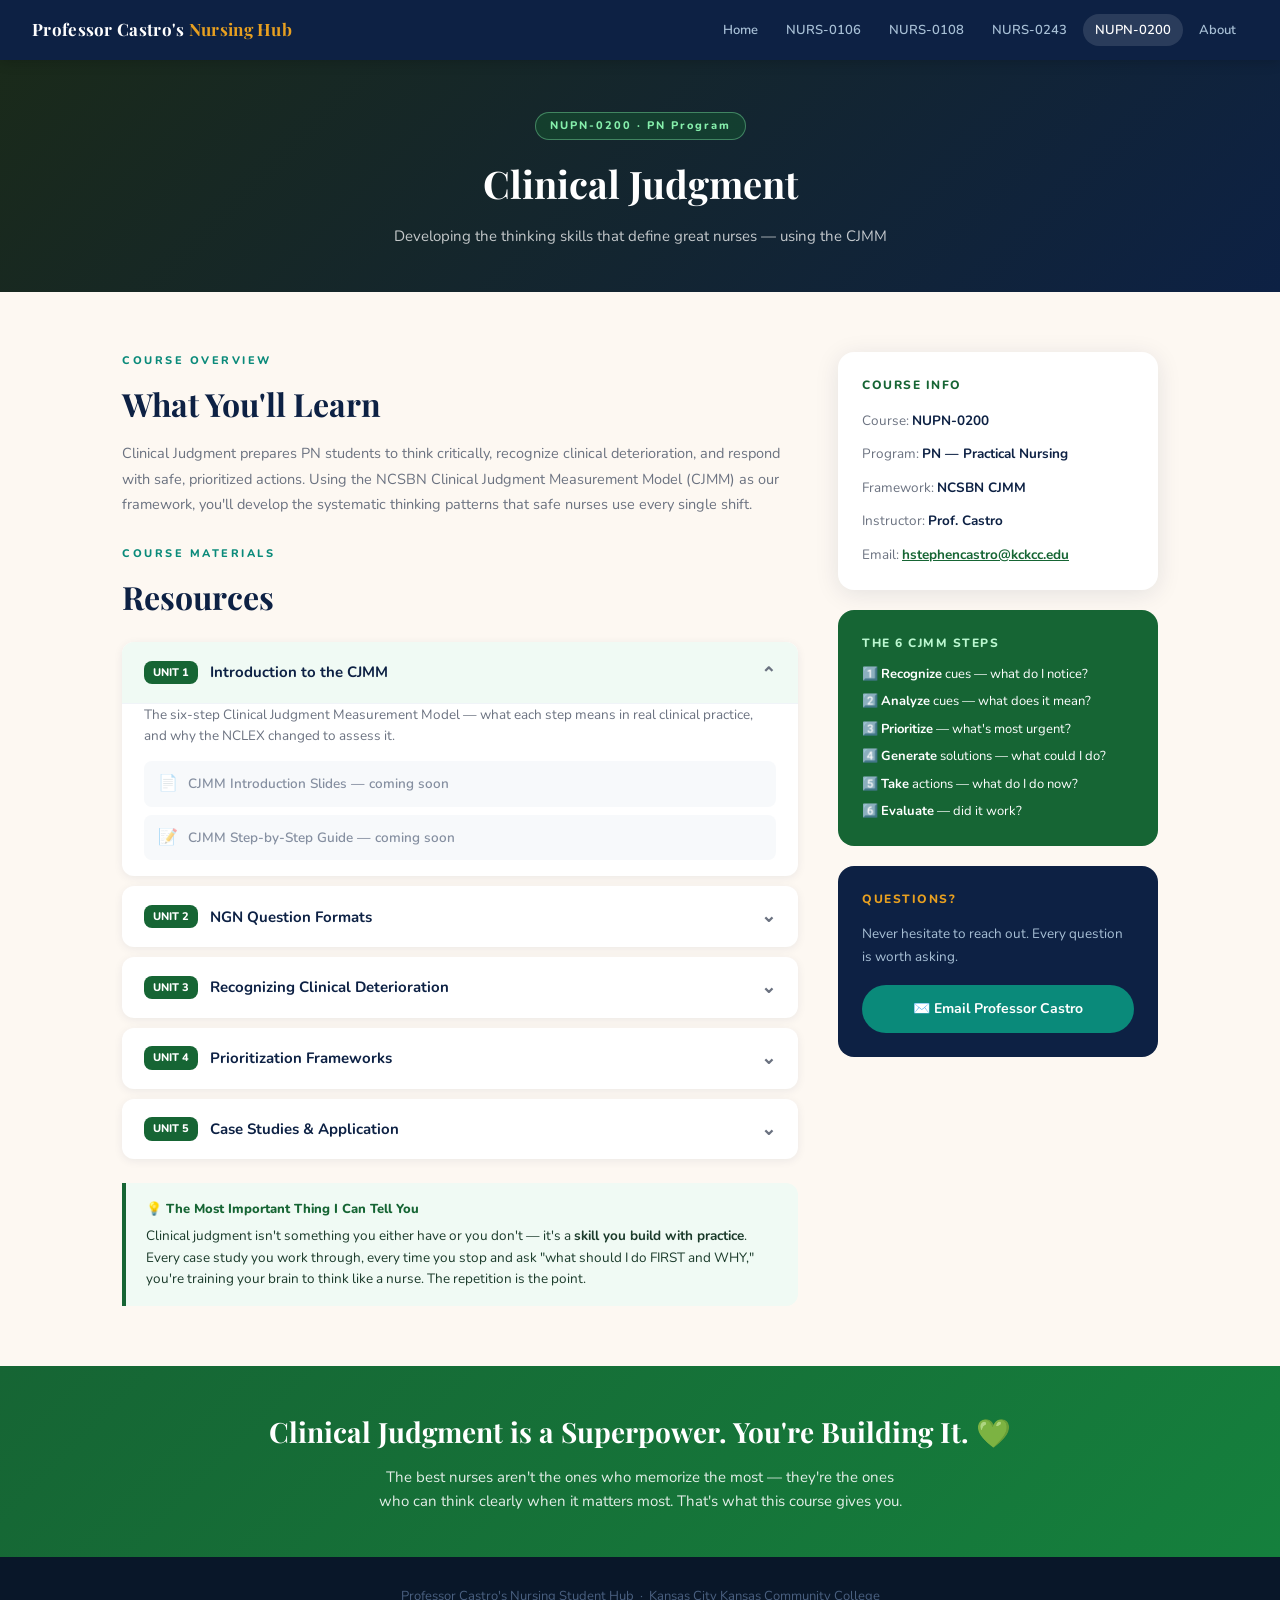
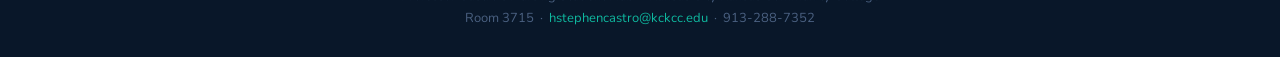
<file: nupn0200.html>
<!DOCTYPE html>
<html lang="en">
<head>
<meta charset="UTF-8">
<meta name="viewport" content="width=device-width, initial-scale=1.0">
<title>NUPN-0200 Clinical Judgment – Professor Castro</title>
<link rel="stylesheet" href="style.css">
<style>
  .page-hero { background: linear-gradient(135deg, #1A2A1A 0%, #0D2144 100%); }
  .course-badge { display:inline-block; background:rgba(22,101,52,0.4); border:1px solid rgba(134,239,172,0.4); color:#86EFAC; font-size:11px; font-weight:800; letter-spacing:2px; padding:4px 14px; border-radius:20px; margin-bottom:14px; }
  .week-num { background: #166534; }
  .week-item.open .week-header { background: #F0FAF4; }
  .tip-box { background:#F0FAF4; border-left:4px solid #166534; border-radius:0 12px 12px 0; padding:16px 20px; margin-top:24px; }
  .tip-box-title { font-weight:800; color:#166534; font-size:13px; margin-bottom:5px; }
  .tip-box-text { color:#1A3A2A; font-size:13.5px; line-height:1.6; }
</style>
</head>
<body>

<nav>
  <a href="index.html" class="nav-brand">Professor Castro's <span>Nursing Hub</span></a>
  <div class="nav-links">
    <a href="index.html">Home</a>
    <a href="nurs0106.html">NURS-0106</a>
    <a href="nurs0108.html">NURS-0108</a>
    <a href="nurs0243.html">NURS-0243</a>
    <a href="nupn0200.html" class="active">NUPN-0200</a>
    <a href="about.html">About</a>
  </div>
</nav>

<div class="page-hero">
  <div class="course-badge">NUPN-0200 · PN Program</div>
  <h1>Clinical Judgment</h1>
  <p>Developing the thinking skills that define great nurses — using the CJMM</p>
</div>

<section class="section">
  <div style="display:grid; grid-template-columns:1fr 320px; gap:40px; align-items:start;" class="course-layout">

    <div>
      <div class="section-label">Course Overview</div>
      <h2 class="section-title" style="margin-bottom:12px">What You'll Learn</h2>
      <p style="color:var(--warm-gray); font-size:14.5px; line-height:1.75; margin-bottom:28px;">
        Clinical Judgment prepares PN students to think critically, recognize clinical deterioration, and respond with safe, prioritized actions. Using the NCSBN Clinical Judgment Measurement Model (CJMM) as our framework, you'll develop the systematic thinking patterns that safe nurses use every single shift.
      </p>

      <div class="section-label">Course Materials</div>
      <h2 class="section-title" style="margin-bottom:20px">Resources</h2>

      <div class="week-list">

        <div class="week-item open">
          <div class="week-header" onclick="toggleWeek(this)">
            <div class="week-header-left">
              <span class="week-num">UNIT 1</span>
              Introduction to the CJMM
            </div>
            <span class="week-chevron">⌄</span>
          </div>
          <div class="week-body">
            <p style="font-size:13.5px; color:var(--warm-gray); line-height:1.6;">The six-step Clinical Judgment Measurement Model — what each step means in real clinical practice, and why the NCLEX changed to assess it.</p>
            <div class="week-resources">
              <div class="week-resource" style="opacity:0.5; cursor:default">
                <span class="week-resource-icon">📄</span> CJMM Introduction Slides — coming soon
              </div>
              <div class="week-resource" style="opacity:0.5; cursor:default">
                <span class="week-resource-icon">📝</span> CJMM Step-by-Step Guide — coming soon
              </div>
            </div>
          </div>
        </div>

        <div class="week-item">
          <div class="week-header" onclick="toggleWeek(this)">
            <div class="week-header-left">
              <span class="week-num">UNIT 2</span>
              NGN Question Formats
            </div>
            <span class="week-chevron">⌄</span>
          </div>
          <div class="week-body">
            <p style="font-size:13.5px; color:var(--warm-gray); line-height:1.6;">How to approach every NGN question type: SATA, matrix grids, bow-tie, highlight table, drop-down, and extended drag-and-drop.</p>
            <div class="week-resources">
              <div class="week-resource" style="opacity:0.5; cursor:default">
                <span class="week-resource-icon">📄</span> NGN Format Guide — coming soon
              </div>
              <div class="week-resource" style="opacity:0.5; cursor:default">
                <span class="week-resource-icon">✏️</span> Practice Question Set — coming soon
              </div>
            </div>
          </div>
        </div>

        <div class="week-item">
          <div class="week-header" onclick="toggleWeek(this)">
            <div class="week-header-left">
              <span class="week-num">UNIT 3</span>
              Recognizing Clinical Deterioration
            </div>
            <span class="week-chevron">⌄</span>
          </div>
          <div class="week-body">
            <p style="font-size:13.5px; color:var(--warm-gray); line-height:1.6;">Early warning signs, SBAR communication, when and how to escalate concerns to the provider — the nurse's role in preventing failure-to-rescue.</p>
            <div class="week-resources">
              <div class="week-resource" style="opacity:0.5; cursor:default">
                <span class="week-resource-icon">📄</span> Deterioration Recognition Slides — coming soon
              </div>
            </div>
          </div>
        </div>

        <div class="week-item">
          <div class="week-header" onclick="toggleWeek(this)">
            <div class="week-header-left">
              <span class="week-num">UNIT 4</span>
              Prioritization Frameworks
            </div>
            <span class="week-chevron">⌄</span>
          </div>
          <div class="week-body">
            <p style="font-size:13.5px; color:var(--warm-gray); line-height:1.6;">ABC priority, Maslow's Hierarchy, safety vs. comfort, acute vs. chronic — how to decide who needs you FIRST when you have multiple patients.</p>
            <div class="week-resources">
              <div class="week-resource" style="opacity:0.5; cursor:default">
                <span class="week-resource-icon">📝</span> Prioritization Study Sheet — coming soon
              </div>
            </div>
          </div>
        </div>

        <div class="week-item">
          <div class="week-header" onclick="toggleWeek(this)">
            <div class="week-header-left">
              <span class="week-num">UNIT 5</span>
              Case Studies & Application
            </div>
            <span class="week-chevron">⌄</span>
          </div>
          <div class="week-body">
            <p style="font-size:13.5px; color:var(--warm-gray); line-height:1.6;">Full unfolding case studies worked through all 6 CJMM steps — practice applying clinical judgment to real patient scenarios.</p>
            <div class="week-resources">
              <div class="week-resource" style="opacity:0.5; cursor:default">
                <span class="week-resource-icon">🏥</span> Case Study Packets — coming soon
              </div>
            </div>
          </div>
        </div>

      </div>

      <div class="tip-box">
        <div class="tip-box-title">💡 The Most Important Thing I Can Tell You</div>
        <div class="tip-box-text">Clinical judgment isn't something you either have or you don't — it's a <strong>skill you build with practice</strong>. Every case study you work through, every time you stop and ask "what should I do FIRST and WHY," you're training your brain to think like a nurse. The repetition is the point.</div>
      </div>
    </div>

    <!-- SIDEBAR -->
    <div>
      <div style="background:var(--white); border-radius:16px; padding:24px; box-shadow:var(--card-shadow); margin-bottom:20px;">
        <div style="font-size:12px; font-weight:800; color:#166534; letter-spacing:1.5px; margin-bottom:14px;">COURSE INFO</div>
        <div style="display:grid; gap:12px; font-size:13.5px;">
          <div><span style="color:var(--warm-gray);">Course:</span> <strong>NUPN-0200</strong></div>
          <div><span style="color:var(--warm-gray);">Program:</span> <strong>PN — Practical Nursing</strong></div>
          <div><span style="color:var(--warm-gray);">Framework:</span> <strong>NCSBN CJMM</strong></div>
          <div><span style="color:var(--warm-gray);">Instructor:</span> <strong>Prof. Castro</strong></div>
          <div><span style="color:var(--warm-gray);">Email:</span> <a href="mailto:hstephencastro@kckcc.edu" style="color:#166534; font-weight:700;">hstephencastro@kckcc.edu</a></div>
        </div>
      </div>

      <div style="background:#166534; border-radius:16px; padding:24px; color:var(--white); margin-bottom:20px;">
        <div style="font-size:12px; font-weight:800; color:#BBF7D0; letter-spacing:1.5px; margin-bottom:12px;">THE 6 CJMM STEPS</div>
        <div style="display:grid; gap:8px; font-size:13px; line-height:1.5;">
          <div>1️⃣ <strong>Recognize</strong> cues — what do I notice?</div>
          <div>2️⃣ <strong>Analyze</strong> cues — what does it mean?</div>
          <div>3️⃣ <strong>Prioritize</strong> — what's most urgent?</div>
          <div>4️⃣ <strong>Generate</strong> solutions — what could I do?</div>
          <div>5️⃣ <strong>Take</strong> actions — what do I do now?</div>
          <div>6️⃣ <strong>Evaluate</strong> — did it work?</div>
        </div>
      </div>

      <div style="background:var(--navy); border-radius:16px; padding:24px; color:var(--white);">
        <div style="font-size:12px; font-weight:800; color:var(--gold); letter-spacing:1.5px; margin-bottom:14px;">QUESTIONS?</div>
        <p style="font-size:13.5px; color:#A8C0D6; line-height:1.7; margin-bottom:16px;">Never hesitate to reach out. Every question is worth asking.</p>
        <a href="mailto:hstephencastro@kckcc.edu" class="btn-primary" style="width:100%; text-align:center; display:block; box-sizing:border-box;">✉️ Email Professor Castro</a>
      </div>
    </div>

  </div>
</section>

<div class="encourage-banner" style="background:linear-gradient(135deg, #166534 0%, #15803d 100%);">
  <h2>Clinical Judgment is a Superpower. You're Building It. 💚</h2>
  <p>The best nurses aren't the ones who memorize the most — they're the ones who can think clearly when it matters most. That's what this course gives you.</p>
</div>

<footer>
  <p>Professor Castro's Nursing Student Hub &nbsp;·&nbsp; Kansas City Kansas Community College</p>
  <p>Room 3715 &nbsp;·&nbsp; <a href="mailto:hstephencastro@kckcc.edu">hstephencastro@kckcc.edu</a> &nbsp;·&nbsp; 913-288-7352</p>
</footer>

<script>
function toggleWeek(header) { header.parentElement.classList.toggle('open'); }
const layout = document.querySelector('.course-layout');
function checkLayout() { if(layout) layout.style.gridTemplateColumns = window.innerWidth < 900 ? '1fr' : '1fr 320px'; }
checkLayout(); window.addEventListener('resize', checkLayout);
</script>
</body>
</html>
</file>
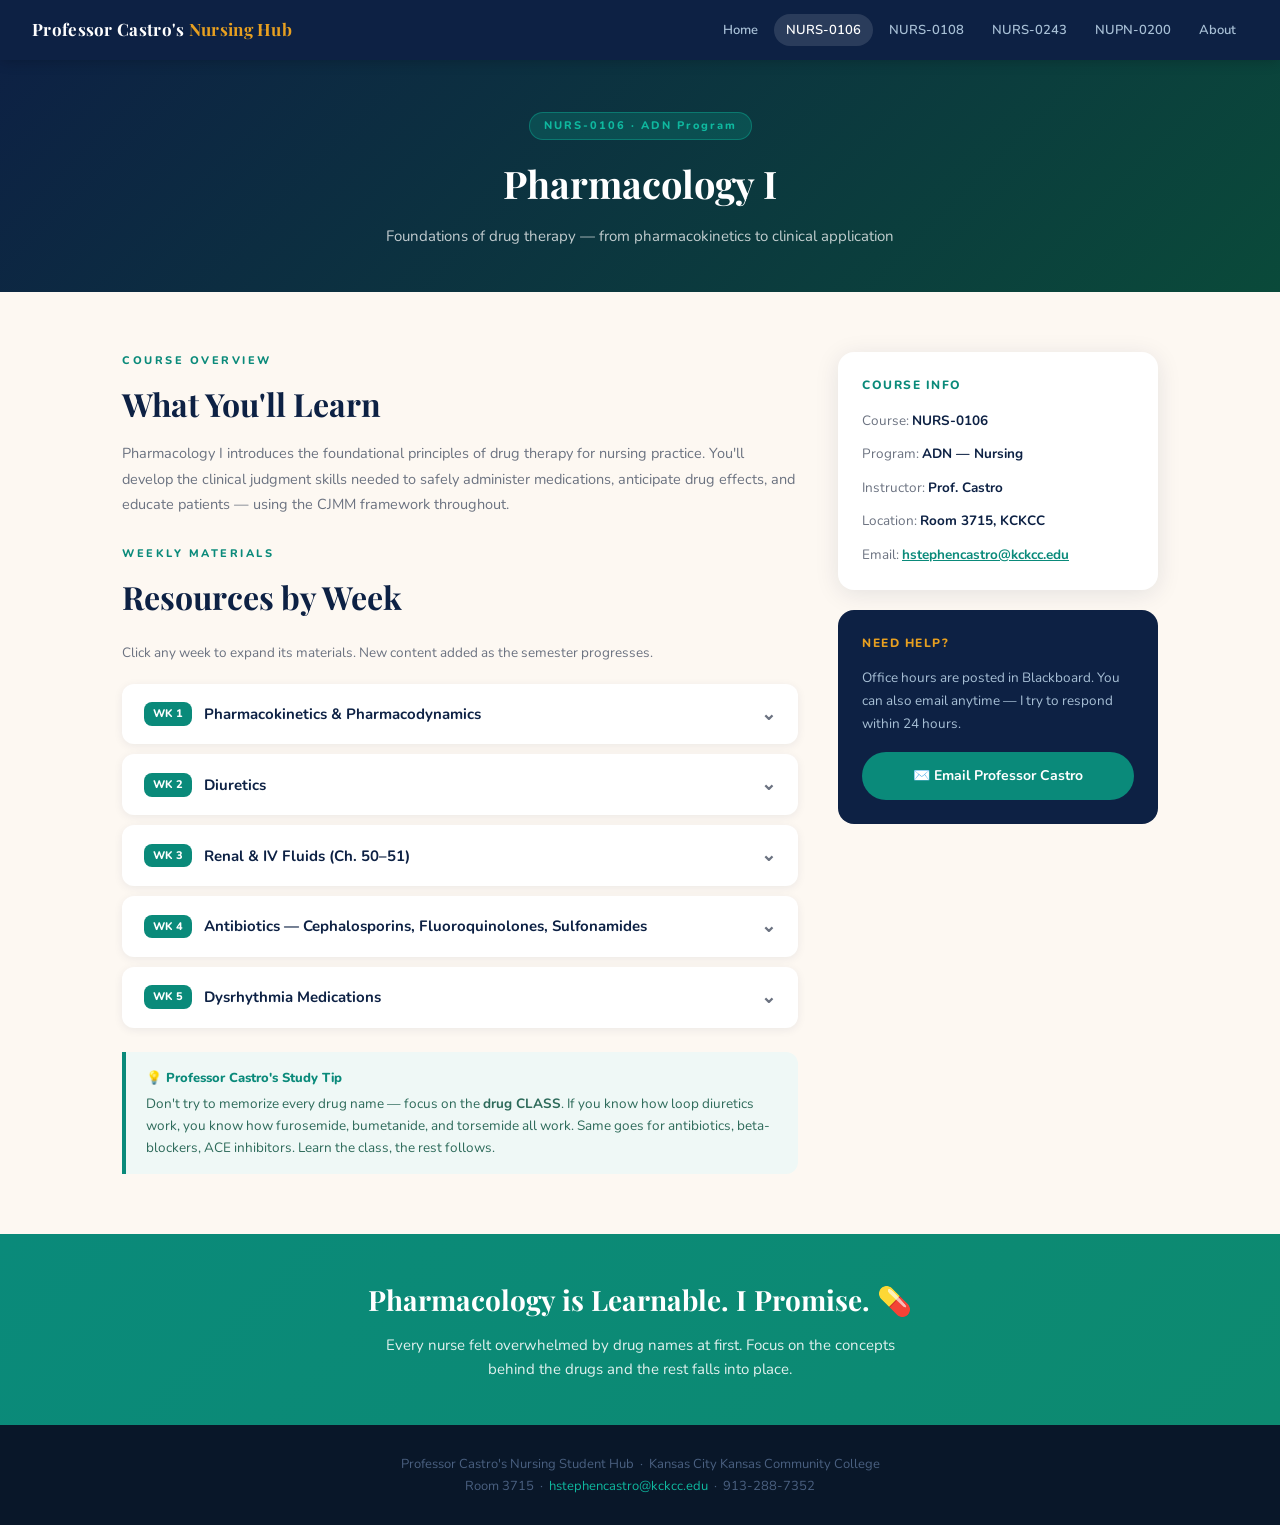
<file: nurs0106.html>
<!DOCTYPE html>
<html lang="en">
<head>
<meta charset="UTF-8">
<meta name="viewport" content="width=device-width, initial-scale=1.0">
<title>NURS-0106 Pharmacology I – Professor Castro</title>
<link rel="stylesheet" href="style.css">
<style>
  .page-hero { background: linear-gradient(135deg, #0D2144 0%, #0A4A3A 100%); }
  .course-badge { display:inline-block; background:rgba(10,138,122,0.3); border:1px solid rgba(10,184,159,0.4); color:#0FB89F; font-size:11px; font-weight:800; letter-spacing:2px; padding:4px 14px; border-radius:20px; margin-bottom:14px; }
  .accent { color: var(--teal); }
  .week-item.open .week-header { background: #EFF8F6; }
  .week-num { background: var(--teal); }
  .tip-box { background:#EFF8F6; border-left:4px solid var(--teal); border-radius:0 12px 12px 0; padding:16px 20px; margin-top:24px; }
  .tip-box-title { font-weight:800; color:var(--teal); font-size:13px; margin-bottom:5px; }
  .tip-box-text { color:#2D6A5A; font-size:13.5px; line-height:1.6; }
</style>
</head>
<body>

<nav>
  <a href="index.html" class="nav-brand">Professor Castro's <span>Nursing Hub</span></a>
  <div class="nav-links">
    <a href="index.html">Home</a>
    <a href="nurs0106.html" class="active">NURS-0106</a>
    <a href="nurs0108.html">NURS-0108</a>
    <a href="nurs0243.html">NURS-0243</a>
    <a href="nupn0200.html">NUPN-0200</a>
    <a href="about.html">About</a>
  </div>
</nav>

<div class="page-hero">
  <div class="course-badge">NURS-0106 · ADN Program</div>
  <h1>Pharmacology I</h1>
  <p>Foundations of drug therapy — from pharmacokinetics to clinical application</p>
</div>

<section class="section">
  <div style="display:grid; grid-template-columns:1fr 320px; gap:40px; align-items:start;" class="course-layout">

    <!-- MAIN CONTENT -->
    <div>
      <div class="section-label">Course Overview</div>
      <h2 class="section-title" style="margin-bottom:12px">What You'll Learn</h2>
      <p style="color:var(--warm-gray); font-size:14.5px; line-height:1.75; margin-bottom:28px;">
        Pharmacology I introduces the foundational principles of drug therapy for nursing practice. You'll develop the clinical judgment skills needed to safely administer medications, anticipate drug effects, and educate patients — using the CJMM framework throughout.
      </p>

      <div class="section-label">Weekly Materials</div>
      <h2 class="section-title" style="margin-bottom:20px">Resources by Week</h2>
      <p style="color:var(--warm-gray); font-size:13.5px; margin-bottom:20px;">Click any week to expand its materials. New content added as the semester progresses.</p>

      <div class="week-list">

        <div class="week-item">
          <div class="week-header" onclick="toggleWeek(this)">
            <div class="week-header-left">
              <span class="week-num">WK 1</span>
              Pharmacokinetics & Pharmacodynamics
            </div>
            <span class="week-chevron">⌄</span>
          </div>
          <div class="week-body">
            <p style="font-size:13.5px; color:var(--warm-gray); line-height:1.6;">Drug absorption, distribution, metabolism, excretion — and how drug-receptor interactions produce therapeutic effects.</p>
            <div class="week-resources">
              <div class="week-resource" style="opacity:0.5; cursor:default">
                <span class="week-resource-icon">📄</span> Lecture Slides — coming soon
              </div>
              <div class="week-resource" style="opacity:0.5; cursor:default">
                <span class="week-resource-icon">📝</span> Study Guide — coming soon
              </div>
            </div>
          </div>
        </div>

        <div class="week-item">
          <div class="week-header" onclick="toggleWeek(this)">
            <div class="week-header-left">
              <span class="week-num">WK 2</span>
              Diuretics
            </div>
            <span class="week-chevron">⌄</span>
          </div>
          <div class="week-body">
            <p style="font-size:13.5px; color:var(--warm-gray); line-height:1.6;">Loop diuretics, thiazides, and potassium-sparing agents — mechanisms, clinical uses, nursing priorities, and electrolyte monitoring.</p>
            <div class="week-resources">
              <div class="week-resource" style="opacity:0.5; cursor:default">
                <span class="week-resource-icon">📄</span> Lecture Slides — coming soon
              </div>
              <div class="week-resource" style="opacity:0.5; cursor:default">
                <span class="week-resource-icon">🔢</span> Dosage Calculation Practice — coming soon
              </div>
            </div>
          </div>
        </div>

        <div class="week-item">
          <div class="week-header" onclick="toggleWeek(this)">
            <div class="week-header-left">
              <span class="week-num">WK 3</span>
              Renal & IV Fluids (Ch. 50–51)
            </div>
            <span class="week-chevron">⌄</span>
          </div>
          <div class="week-body">
            <p style="font-size:13.5px; color:var(--warm-gray); line-height:1.6;">Fluid management, isotonic/hypotonic/hypertonic solutions, and renal drug considerations.</p>
            <div class="week-resources">
              <div class="week-resource" style="opacity:0.5; cursor:default">
                <span class="week-resource-icon">📄</span> Lecture Slides — coming soon
              </div>
            </div>
          </div>
        </div>

        <div class="week-item">
          <div class="week-header" onclick="toggleWeek(this)">
            <div class="week-header-left">
              <span class="week-num">WK 4</span>
              Antibiotics — Cephalosporins, Fluoroquinolones, Sulfonamides
            </div>
            <span class="week-chevron">⌄</span>
          </div>
          <div class="week-body">
            <p style="font-size:13.5px; color:var(--warm-gray); line-height:1.6;">The 3×3 Framework — Top 3 Concerns + Top 3 Nursing Implications for each major antibiotic class. Mechanisms, spectrums, safety considerations.</p>
            <div class="week-resources">
              <div class="week-resource" style="opacity:0.5; cursor:default">
                <span class="week-resource-icon">📄</span> Week 7 Antibiotic Presentation — coming soon
              </div>
              <div class="week-resource" style="opacity:0.5; cursor:default">
                <span class="week-resource-icon">📝</span> 3×3 Framework Study Sheet — coming soon
              </div>
            </div>
          </div>
        </div>

        <div class="week-item">
          <div class="week-header" onclick="toggleWeek(this)">
            <div class="week-header-left">
              <span class="week-num">WK 5</span>
              Dysrhythmia Medications
            </div>
            <span class="week-chevron">⌄</span>
          </div>
          <div class="week-body">
            <p style="font-size:13.5px; color:var(--warm-gray); line-height:1.6;">Antiarrhythmic drug classes, cardiac glycosides, and rate-control medications — when they're used and what to watch for.</p>
            <div class="week-resources">
              <div class="week-resource" style="opacity:0.5; cursor:default">
                <span class="week-resource-icon">📄</span> Slides — coming soon
              </div>
              <div class="week-resource" style="opacity:0.5; cursor:default">
                <span class="week-resource-icon">✏️</span> Homework Activity — coming soon
              </div>
            </div>
          </div>
        </div>

      </div><!-- end week-list -->

      <div class="tip-box">
        <div class="tip-box-title">💡 Professor Castro's Study Tip</div>
        <div class="tip-box-text">Don't try to memorize every drug name — focus on the <strong>drug CLASS</strong>. If you know how loop diuretics work, you know how furosemide, bumetanide, and torsemide all work. Same goes for antibiotics, beta-blockers, ACE inhibitors. Learn the class, the rest follows.</div>
      </div>
    </div>

    <!-- SIDEBAR -->
    <div>
      <div style="background:var(--white); border-radius:16px; padding:24px; box-shadow:var(--card-shadow); margin-bottom:20px;">
        <div style="font-size:12px; font-weight:800; color:var(--teal); letter-spacing:1.5px; margin-bottom:14px;">COURSE INFO</div>
        <div style="display:grid; gap:12px; font-size:13.5px;">
          <div><span style="color:var(--warm-gray);">Course:</span> <strong>NURS-0106</strong></div>
          <div><span style="color:var(--warm-gray);">Program:</span> <strong>ADN — Nursing</strong></div>
          <div><span style="color:var(--warm-gray);">Instructor:</span> <strong>Prof. Castro</strong></div>
          <div><span style="color:var(--warm-gray);">Location:</span> <strong>Room 3715, KCKCC</strong></div>
          <div><span style="color:var(--warm-gray);">Email:</span> <a href="mailto:hstephencastro@kckcc.edu" style="color:var(--teal); font-weight:700;">hstephencastro@kckcc.edu</a></div>
        </div>
      </div>

      <div style="background:var(--navy); border-radius:16px; padding:24px; color:var(--white);">
        <div style="font-size:12px; font-weight:800; color:var(--gold); letter-spacing:1.5px; margin-bottom:14px;">NEED HELP?</div>
        <p style="font-size:13.5px; color:#A8C0D6; line-height:1.7; margin-bottom:16px;">Office hours are posted in Blackboard. You can also email anytime — I try to respond within 24 hours.</p>
        <a href="mailto:hstephencastro@kckcc.edu" class="btn-primary" style="width:100%; text-align:center; display:block; box-sizing:border-box;">✉️ Email Professor Castro</a>
      </div>
    </div>

  </div>
</section>

<div class="encourage-banner">
  <h2>Pharmacology is Learnable. I Promise. 💊</h2>
  <p>Every nurse felt overwhelmed by drug names at first. Focus on the concepts behind the drugs and the rest falls into place.</p>
</div>

<footer>
  <p>Professor Castro's Nursing Student Hub &nbsp;·&nbsp; Kansas City Kansas Community College</p>
  <p>Room 3715 &nbsp;·&nbsp; <a href="mailto:hstephencastro@kckcc.edu">hstephencastro@kckcc.edu</a> &nbsp;·&nbsp; 913-288-7352</p>
</footer>

<script>
function toggleWeek(header) {
  const item = header.parentElement;
  item.classList.toggle('open');
}
// Make course layout responsive
const layout = document.querySelector('.course-layout');
if (layout && window.innerWidth < 900) {
  layout.style.gridTemplateColumns = '1fr';
}
window.addEventListener('resize', () => {
  if (layout) layout.style.gridTemplateColumns = window.innerWidth < 900 ? '1fr' : '1fr 320px';
});
</script>
</body>
</html>
</file>
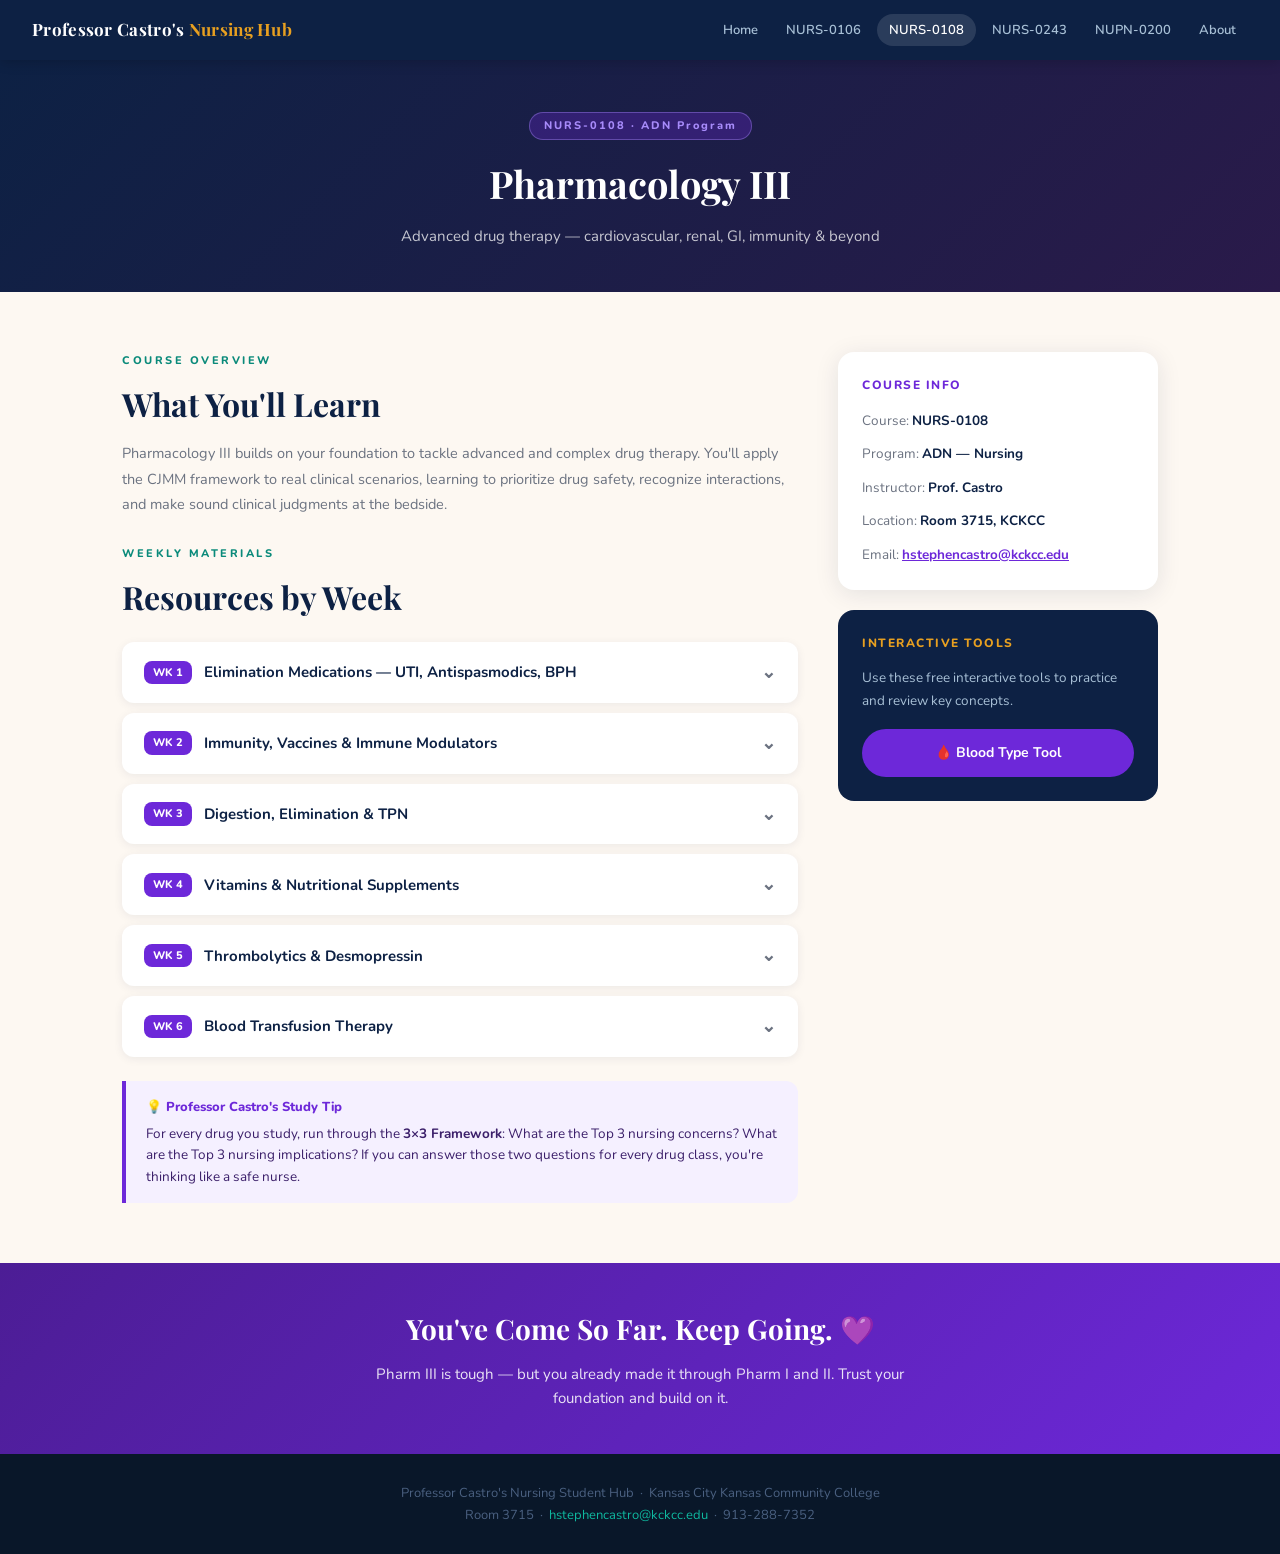
<file: nurs0108.html>
<!DOCTYPE html>
<html lang="en">
<head>
<meta charset="UTF-8">
<meta name="viewport" content="width=device-width, initial-scale=1.0">
<title>NURS-0108 Pharmacology III – Professor Castro</title>
<link rel="stylesheet" href="style.css">
<style>
  .page-hero { background: linear-gradient(135deg, #0D2144 0%, #2A1A4A 100%); }
  .course-badge { display:inline-block; background:rgba(109,40,217,0.3); border:1px solid rgba(167,139,250,0.4); color:#A78BFA; font-size:11px; font-weight:800; letter-spacing:2px; padding:4px 14px; border-radius:20px; margin-bottom:14px; }
  .week-num { background: #6d28d9; }
  .week-item.open .week-header { background: #F5F0FF; }
  .tip-box { background:#F5F0FF; border-left:4px solid #6d28d9; border-radius:0 12px 12px 0; padding:16px 20px; margin-top:24px; }
  .tip-box-title { font-weight:800; color:#6d28d9; font-size:13px; margin-bottom:5px; }
  .tip-box-text { color:#3B1F6A; font-size:13.5px; line-height:1.6; }
</style>
</head>
<body>

<nav>
  <a href="index.html" class="nav-brand">Professor Castro's <span>Nursing Hub</span></a>
  <div class="nav-links">
    <a href="index.html">Home</a>
    <a href="nurs0106.html">NURS-0106</a>
    <a href="nurs0108.html" class="active">NURS-0108</a>
    <a href="nurs0243.html">NURS-0243</a>
    <a href="nupn0200.html">NUPN-0200</a>
    <a href="about.html">About</a>
  </div>
</nav>

<div class="page-hero">
  <div class="course-badge">NURS-0108 · ADN Program</div>
  <h1>Pharmacology III</h1>
  <p>Advanced drug therapy — cardiovascular, renal, GI, immunity & beyond</p>
</div>

<section class="section">
  <div style="display:grid; grid-template-columns:1fr 320px; gap:40px; align-items:start;" class="course-layout">

    <div>
      <div class="section-label">Course Overview</div>
      <h2 class="section-title" style="margin-bottom:12px">What You'll Learn</h2>
      <p style="color:var(--warm-gray); font-size:14.5px; line-height:1.75; margin-bottom:28px;">
        Pharmacology III builds on your foundation to tackle advanced and complex drug therapy. You'll apply the CJMM framework to real clinical scenarios, learning to prioritize drug safety, recognize interactions, and make sound clinical judgments at the bedside.
      </p>

      <div class="section-label">Weekly Materials</div>
      <h2 class="section-title" style="margin-bottom:20px">Resources by Week</h2>

      <div class="week-list">

        <div class="week-item">
          <div class="week-header" onclick="toggleWeek(this)">
            <div class="week-header-left">
              <span class="week-num">WK 1</span>
              Elimination Medications — UTI, Antispasmodics, BPH
            </div>
            <span class="week-chevron">⌄</span>
          </div>
          <div class="week-body">
            <p style="font-size:13.5px; color:var(--warm-gray); line-height:1.6;">Urinary anti-infectives, bladder antispasmodics, alpha-blockers, and 5-alpha reductase inhibitors for BPH management.</p>
            <div class="week-resources">
              <div class="week-resource" style="opacity:0.5; cursor:default">
                <span class="week-resource-icon">📄</span> Slides — coming soon
              </div>
            </div>
          </div>
        </div>

        <div class="week-item">
          <div class="week-header" onclick="toggleWeek(this)">
            <div class="week-header-left">
              <span class="week-num">WK 2</span>
              Immunity, Vaccines & Immune Modulators
            </div>
            <span class="week-chevron">⌄</span>
          </div>
          <div class="week-body">
            <p style="font-size:13.5px; color:var(--warm-gray); line-height:1.6;">Active vs. passive immunity, vaccine schedules, immunosuppressants, and biologic agents — including safety screening requirements.</p>
            <div class="week-resources">
              <div class="week-resource" style="opacity:0.5; cursor:default">
                <span class="week-resource-icon">📄</span> Immunizations Module — coming soon
              </div>
            </div>
          </div>
        </div>

        <div class="week-item">
          <div class="week-header" onclick="toggleWeek(this)">
            <div class="week-header-left">
              <span class="week-num">WK 3</span>
              Digestion, Elimination & TPN
            </div>
            <span class="week-chevron">⌄</span>
          </div>
          <div class="week-body">
            <p style="font-size:13.5px; color:var(--warm-gray); line-height:1.6;">GI medications, laxatives, antidiarrheals, antiemetics, antacids, and total parenteral nutrition drug considerations.</p>
            <div class="week-resources">
              <div class="week-resource" style="opacity:0.5; cursor:default">
                <span class="week-resource-icon">📄</span> Week 7 Digestion/Elimination Module — coming soon
              </div>
            </div>
          </div>
        </div>

        <div class="week-item">
          <div class="week-header" onclick="toggleWeek(this)">
            <div class="week-header-left">
              <span class="week-num">WK 4</span>
              Vitamins & Nutritional Supplements
            </div>
            <span class="week-chevron">⌄</span>
          </div>
          <div class="week-body">
            <p style="font-size:13.5px; color:var(--warm-gray); line-height:1.6;">Fat-soluble and water-soluble vitamins, deficiency states, toxicity risks, and nursing implications for supplementation.</p>
            <div class="week-resources">
              <div class="week-resource" style="opacity:0.5; cursor:default">
                <span class="week-resource-icon">📄</span> Vitamins Module — coming soon
              </div>
            </div>
          </div>
        </div>

        <div class="week-item">
          <div class="week-header" onclick="toggleWeek(this)">
            <div class="week-header-left">
              <span class="week-num">WK 5</span>
              Thrombolytics & Desmopressin
            </div>
            <span class="week-chevron">⌄</span>
          </div>
          <div class="week-body">
            <p style="font-size:13.5px; color:var(--warm-gray); line-height:1.6;">Clot-busting medications, bleeding precautions, and desmopressin for hemostasis and diabetes insipidus.</p>
            <div class="week-resources">
              <div class="week-resource" style="opacity:0.5; cursor:default">
                <span class="week-resource-icon">📄</span> Slides — coming soon
              </div>
            </div>
          </div>
        </div>

        <div class="week-item">
          <div class="week-header" onclick="toggleWeek(this)">
            <div class="week-header-left">
              <span class="week-num">WK 6</span>
              Blood Transfusion Therapy
            </div>
            <span class="week-chevron">⌄</span>
          </div>
          <div class="week-body">
            <p style="font-size:13.5px; color:var(--warm-gray); line-height:1.6;">Blood components, compatibility, pre-transfusion safety protocol, and transfusion reactions — recognition and response.</p>
            <div class="week-resources">
              <a href="BloodType_Compatibility.html" class="week-resource" style="border-left:3px solid #b91c1c">
                <span class="week-resource-icon">🩸</span> Blood Type Compatibility Interactive Tool
              </a>
            </div>
          </div>
        </div>

      </div>

      <div class="tip-box">
        <div class="tip-box-title">💡 Professor Castro's Study Tip</div>
        <div class="tip-box-text">For every drug you study, run through the <strong>3×3 Framework</strong>: What are the Top 3 nursing concerns? What are the Top 3 nursing implications? If you can answer those two questions for every drug class, you're thinking like a safe nurse.</div>
      </div>
    </div>

    <!-- SIDEBAR -->
    <div>
      <div style="background:var(--white); border-radius:16px; padding:24px; box-shadow:var(--card-shadow); margin-bottom:20px;">
        <div style="font-size:12px; font-weight:800; color:#6d28d9; letter-spacing:1.5px; margin-bottom:14px;">COURSE INFO</div>
        <div style="display:grid; gap:12px; font-size:13.5px;">
          <div><span style="color:var(--warm-gray);">Course:</span> <strong>NURS-0108</strong></div>
          <div><span style="color:var(--warm-gray);">Program:</span> <strong>ADN — Nursing</strong></div>
          <div><span style="color:var(--warm-gray);">Instructor:</span> <strong>Prof. Castro</strong></div>
          <div><span style="color:var(--warm-gray);">Location:</span> <strong>Room 3715, KCKCC</strong></div>
          <div><span style="color:var(--warm-gray);">Email:</span> <a href="mailto:hstephencastro@kckcc.edu" style="color:#6d28d9; font-weight:700;">hstephencastro@kckcc.edu</a></div>
        </div>
      </div>
      <div style="background:var(--navy); border-radius:16px; padding:24px; color:var(--white);">
        <div style="font-size:12px; font-weight:800; color:var(--gold); letter-spacing:1.5px; margin-bottom:14px;">INTERACTIVE TOOLS</div>
        <p style="font-size:13.5px; color:#A8C0D6; line-height:1.7; margin-bottom:16px;">Use these free interactive tools to practice and review key concepts.</p>
        <a href="BloodType_Compatibility.html" class="btn-primary" style="width:100%; text-align:center; display:block; box-sizing:border-box; background:#6d28d9;">🩸 Blood Type Tool</a>
      </div>
    </div>

  </div>
</section>

<div class="encourage-banner" style="background:linear-gradient(135deg, #4c1d95 0%, #6d28d9 100%);">
  <h2>You've Come So Far. Keep Going. 💜</h2>
  <p>Pharm III is tough — but you already made it through Pharm I and II. Trust your foundation and build on it.</p>
</div>

<footer>
  <p>Professor Castro's Nursing Student Hub &nbsp;·&nbsp; Kansas City Kansas Community College</p>
  <p>Room 3715 &nbsp;·&nbsp; <a href="mailto:hstephencastro@kckcc.edu">hstephencastro@kckcc.edu</a> &nbsp;·&nbsp; 913-288-7352</p>
</footer>

<script>
function toggleWeek(header) { header.parentElement.classList.toggle('open'); }
const layout = document.querySelector('.course-layout');
function checkLayout() { if(layout) layout.style.gridTemplateColumns = window.innerWidth < 900 ? '1fr' : '1fr 320px'; }
checkLayout(); window.addEventListener('resize', checkLayout);
</script>
</body>
</html>
</file>
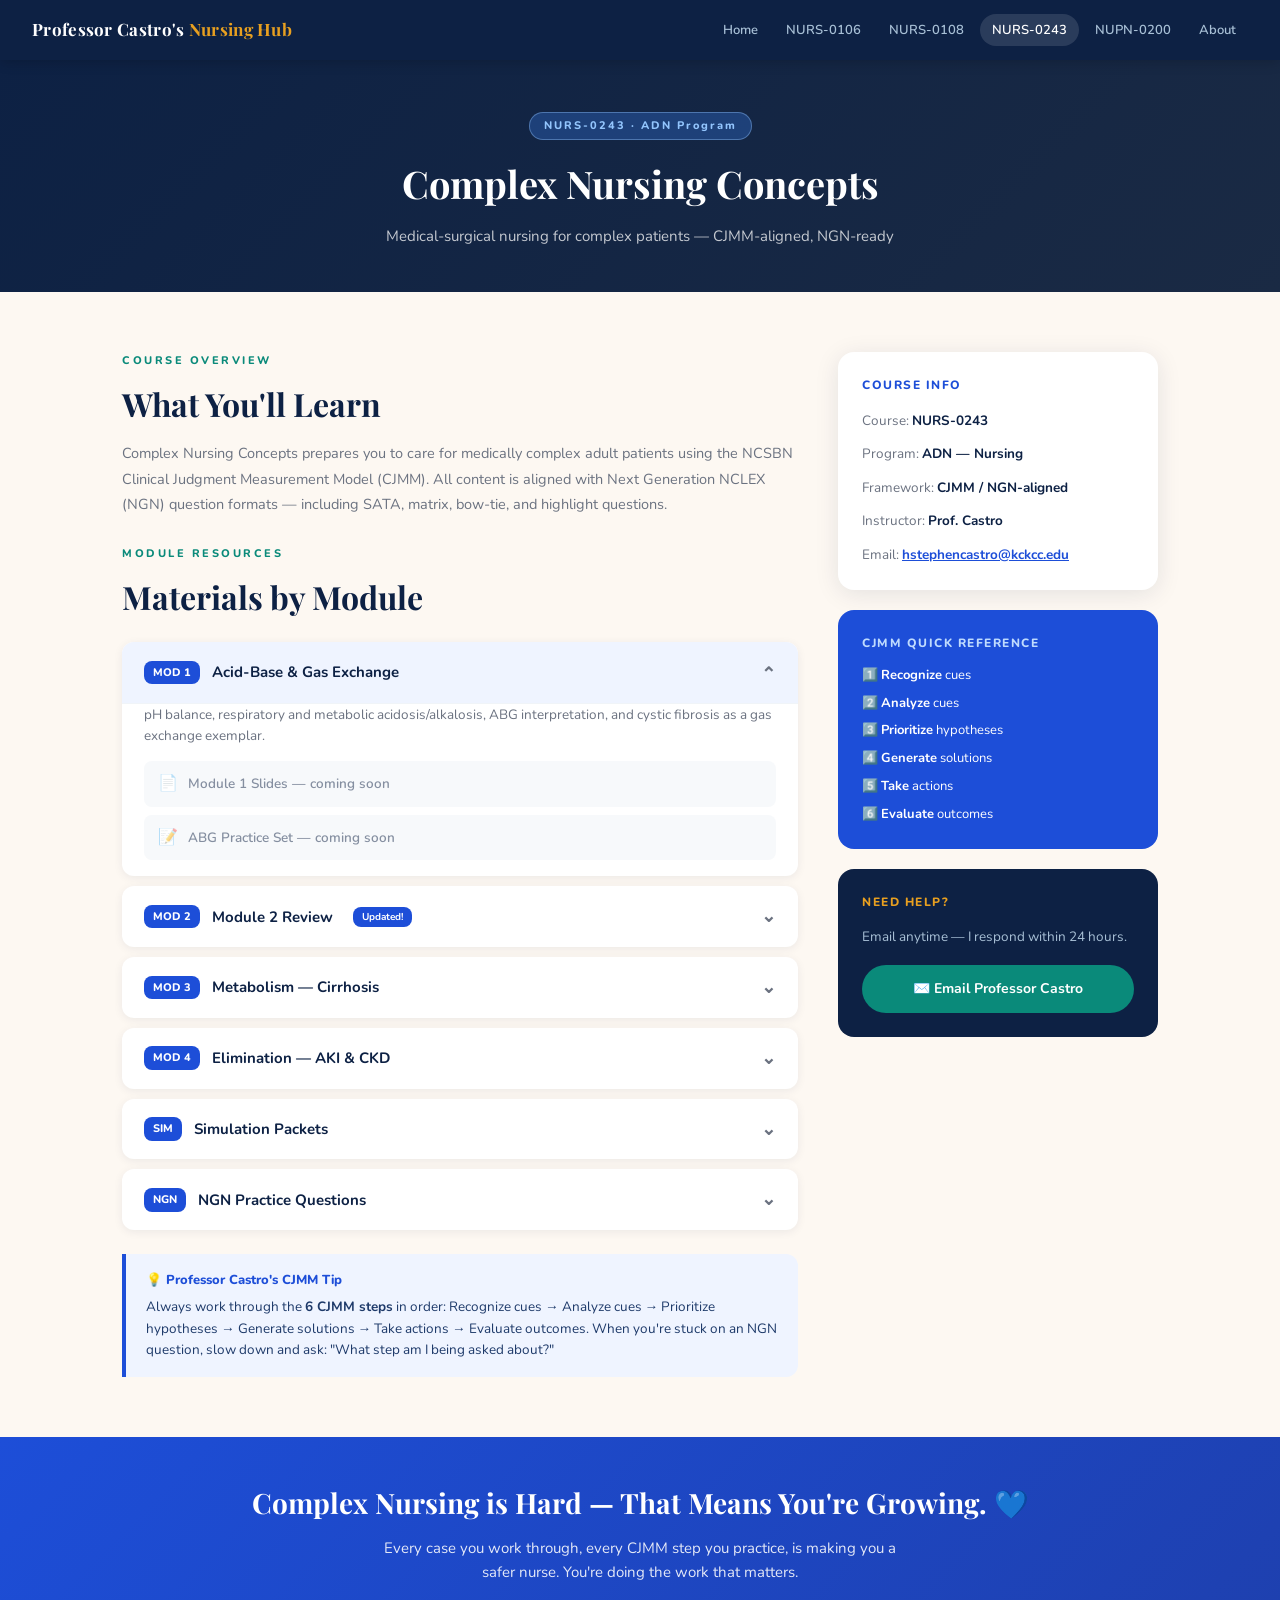
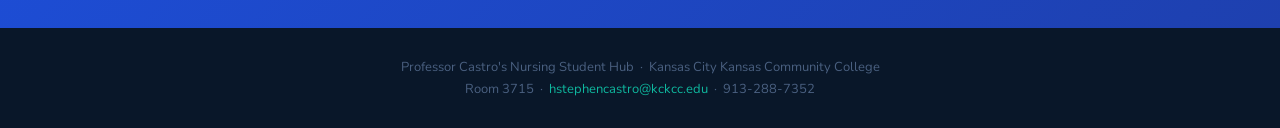
<file: nurs0243.html>
<!DOCTYPE html>
<html lang="en">
<head>
<meta charset="UTF-8">
<meta name="viewport" content="width=device-width, initial-scale=1.0">
<title>NURS-0243 Complex Nursing Concepts – Professor Castro</title>
<link rel="stylesheet" href="style.css">
<style>
  .page-hero { background: linear-gradient(135deg, #0D2144 0%, #1A2A44 100%); }
  .course-badge { display:inline-block; background:rgba(59,130,246,0.3); border:1px solid rgba(147,197,253,0.4); color:#93C5FD; font-size:11px; font-weight:800; letter-spacing:2px; padding:4px 14px; border-radius:20px; margin-bottom:14px; }
  .week-num { background: #1d4ed8; }
  .week-item.open .week-header { background: #EFF4FF; }
  .tip-box { background:#EFF4FF; border-left:4px solid #1d4ed8; border-radius:0 12px 12px 0; padding:16px 20px; margin-top:24px; }
  .tip-box-title { font-weight:800; color:#1d4ed8; font-size:13px; margin-bottom:5px; }
  .tip-box-text { color:#1E3A6A; font-size:13.5px; line-height:1.6; }
  .module-pill { display:inline-block; background:#1d4ed8; color:#fff; font-size:10px; font-weight:700; padding:2px 9px; border-radius:8px; margin-left:8px; vertical-align:middle; }
</style>
</head>
<body>

<nav>
  <a href="index.html" class="nav-brand">Professor Castro's <span>Nursing Hub</span></a>
  <div class="nav-links">
    <a href="index.html">Home</a>
    <a href="nurs0106.html">NURS-0106</a>
    <a href="nurs0108.html">NURS-0108</a>
    <a href="nurs0243.html" class="active">NURS-0243</a>
    <a href="nupn0200.html">NUPN-0200</a>
    <a href="about.html">About</a>
  </div>
</nav>

<div class="page-hero">
  <div class="course-badge">NURS-0243 · ADN Program</div>
  <h1>Complex Nursing Concepts</h1>
  <p>Medical-surgical nursing for complex patients — CJMM-aligned, NGN-ready</p>
</div>

<section class="section">
  <div style="display:grid; grid-template-columns:1fr 320px; gap:40px; align-items:start;" class="course-layout">

    <div>
      <div class="section-label">Course Overview</div>
      <h2 class="section-title" style="margin-bottom:12px">What You'll Learn</h2>
      <p style="color:var(--warm-gray); font-size:14.5px; line-height:1.75; margin-bottom:28px;">
        Complex Nursing Concepts prepares you to care for medically complex adult patients using the NCSBN Clinical Judgment Measurement Model (CJMM). All content is aligned with Next Generation NCLEX (NGN) question formats — including SATA, matrix, bow-tie, and highlight questions.
      </p>

      <div class="section-label">Module Resources</div>
      <h2 class="section-title" style="margin-bottom:20px">Materials by Module</h2>

      <div class="week-list">

        <div class="week-item open">
          <div class="week-header" onclick="toggleWeek(this)">
            <div class="week-header-left">
              <span class="week-num">MOD 1</span>
              Acid-Base & Gas Exchange
            </div>
            <span class="week-chevron">⌄</span>
          </div>
          <div class="week-body">
            <p style="font-size:13.5px; color:var(--warm-gray); line-height:1.6;">pH balance, respiratory and metabolic acidosis/alkalosis, ABG interpretation, and cystic fibrosis as a gas exchange exemplar.</p>
            <div class="week-resources">
              <div class="week-resource" style="opacity:0.5; cursor:default">
                <span class="week-resource-icon">📄</span> Module 1 Slides — coming soon
              </div>
              <div class="week-resource" style="opacity:0.5; cursor:default">
                <span class="week-resource-icon">📝</span> ABG Practice Set — coming soon
              </div>
            </div>
          </div>
        </div>

        <div class="week-item">
          <div class="week-header" onclick="toggleWeek(this)">
            <div class="week-header-left">
              <span class="week-num">MOD 2</span>
              Module 2 Review <span class="module-pill">Updated!</span>
            </div>
            <span class="week-chevron">⌄</span>
          </div>
          <div class="week-body">
            <p style="font-size:13.5px; color:var(--warm-gray); line-height:1.6;">Comprehensive review covering: Acid-Base, Gas Exchange, Metabolism/Cirrhosis, Digestion (IBD, Crohn's, Diverticulitis, Pyloric Stenosis), Elimination (AKI/CKD), Urolithiasis, BPH, GI Bleed, and Blood Transfusion Therapy.</p>
            <div class="week-resources">
              <div class="week-resource" style="opacity:0.5; cursor:default">
                <span class="week-resource-icon">📊</span> Module 2 Review Presentation — coming soon
              </div>
              <a href="BloodType_Compatibility.html" class="week-resource" style="border-left:3px solid #b91c1c">
                <span class="week-resource-icon">🩸</span> Blood Type Compatibility Tool (interactive)
              </a>
            </div>
          </div>
        </div>

        <div class="week-item">
          <div class="week-header" onclick="toggleWeek(this)">
            <div class="week-header-left">
              <span class="week-num">MOD 3</span>
              Metabolism — Cirrhosis
            </div>
            <span class="week-chevron">⌄</span>
          </div>
          <div class="week-body">
            <p style="font-size:13.5px; color:var(--warm-gray); line-height:1.6;">Hepatic pathophysiology, complications of cirrhosis (ascites, varices, encephalopathy), CJMM case application.</p>
            <div class="week-resources">
              <div class="week-resource" style="opacity:0.5; cursor:default">
                <span class="week-resource-icon">📄</span> Cirrhosis Slides — coming soon
              </div>
            </div>
          </div>
        </div>

        <div class="week-item">
          <div class="week-header" onclick="toggleWeek(this)">
            <div class="week-header-left">
              <span class="week-num">MOD 4</span>
              Elimination — AKI & CKD
            </div>
            <span class="week-chevron">⌄</span>
          </div>
          <div class="week-body">
            <p style="font-size:13.5px; color:var(--warm-gray); line-height:1.6;">Acute and chronic kidney disease, dialysis, fluid/electrolyte management, and nephrotoxin safety.</p>
            <div class="week-resources">
              <div class="week-resource" style="opacity:0.5; cursor:default">
                <span class="week-resource-icon">📄</span> AKI/CKD Slides — coming soon
              </div>
            </div>
          </div>
        </div>

        <div class="week-item">
          <div class="week-header" onclick="toggleWeek(this)">
            <div class="week-header-left">
              <span class="week-num">SIM</span>
              Simulation Packets
            </div>
            <span class="week-chevron">⌄</span>
          </div>
          <div class="week-body">
            <p style="font-size:13.5px; color:var(--warm-gray); line-height:1.6;">Full simulation packets for pre-brief, scenario, and debriefing — aligned with INACSL standards and GAS methodology.</p>
            <div class="week-resources">
              <div class="week-resource" style="opacity:0.5; cursor:default">
                <span class="week-resource-icon">🏥</span> Dillon Brown — Pediatric Vaso-Occlusive Crisis — coming soon
              </div>
              <div class="week-resource" style="opacity:0.5; cursor:default">
                <span class="week-resource-icon">🏥</span> Amelia Donald — Pediatric Cystic Fibrosis — coming soon
              </div>
              <div class="week-resource" style="opacity:0.5; cursor:default">
                <span class="week-resource-icon">🏥</span> Robert Martinez — Sepsis — coming soon
              </div>
            </div>
          </div>
        </div>

        <div class="week-item">
          <div class="week-header" onclick="toggleWeek(this)">
            <div class="week-header-left">
              <span class="week-num">NGN</span>
              NGN Practice Questions
            </div>
            <span class="week-chevron">⌄</span>
          </div>
          <div class="week-body">
            <p style="font-size:13.5px; color:var(--warm-gray); line-height:1.6;">Next Generation NCLEX practice in all formats: SATA, matrix, bow-tie, highlight table, and drag-and-drop.</p>
            <div class="week-resources">
              <div class="week-resource" style="opacity:0.5; cursor:default">
                <span class="week-resource-icon">✏️</span> NGN Practice Set — coming soon
              </div>
            </div>
          </div>
        </div>

      </div>

      <div class="tip-box">
        <div class="tip-box-title">💡 Professor Castro's CJMM Tip</div>
        <div class="tip-box-text">Always work through the <strong>6 CJMM steps</strong> in order: Recognize cues → Analyze cues → Prioritize hypotheses → Generate solutions → Take actions → Evaluate outcomes. When you're stuck on an NGN question, slow down and ask: "What step am I being asked about?"</div>
      </div>
    </div>

    <!-- SIDEBAR -->
    <div>
      <div style="background:var(--white); border-radius:16px; padding:24px; box-shadow:var(--card-shadow); margin-bottom:20px;">
        <div style="font-size:12px; font-weight:800; color:#1d4ed8; letter-spacing:1.5px; margin-bottom:14px;">COURSE INFO</div>
        <div style="display:grid; gap:12px; font-size:13.5px;">
          <div><span style="color:var(--warm-gray);">Course:</span> <strong>NURS-0243</strong></div>
          <div><span style="color:var(--warm-gray);">Program:</span> <strong>ADN — Nursing</strong></div>
          <div><span style="color:var(--warm-gray);">Framework:</span> <strong>CJMM / NGN-aligned</strong></div>
          <div><span style="color:var(--warm-gray);">Instructor:</span> <strong>Prof. Castro</strong></div>
          <div><span style="color:var(--warm-gray);">Email:</span> <a href="mailto:hstephencastro@kckcc.edu" style="color:#1d4ed8; font-weight:700;">hstephencastro@kckcc.edu</a></div>
        </div>
      </div>

      <div style="background:#1d4ed8; border-radius:16px; padding:24px; color:var(--white); margin-bottom:20px;">
        <div style="font-size:12px; font-weight:800; color:#BFDBFE; letter-spacing:1.5px; margin-bottom:12px;">CJMM QUICK REFERENCE</div>
        <div style="display:grid; gap:7px; font-size:13px;">
          <div>1️⃣ <strong>Recognize</strong> cues</div>
          <div>2️⃣ <strong>Analyze</strong> cues</div>
          <div>3️⃣ <strong>Prioritize</strong> hypotheses</div>
          <div>4️⃣ <strong>Generate</strong> solutions</div>
          <div>5️⃣ <strong>Take</strong> actions</div>
          <div>6️⃣ <strong>Evaluate</strong> outcomes</div>
        </div>
      </div>

      <div style="background:var(--navy); border-radius:16px; padding:24px; color:var(--white);">
        <div style="font-size:12px; font-weight:800; color:var(--gold); letter-spacing:1.5px; margin-bottom:14px;">NEED HELP?</div>
        <p style="font-size:13.5px; color:#A8C0D6; line-height:1.7; margin-bottom:16px;">Email anytime — I respond within 24 hours.</p>
        <a href="mailto:hstephencastro@kckcc.edu" class="btn-primary" style="width:100%; text-align:center; display:block; box-sizing:border-box;">✉️ Email Professor Castro</a>
      </div>
    </div>

  </div>
</section>

<div class="encourage-banner" style="background:linear-gradient(135deg, #1d4ed8 0%, #1e40af 100%);">
  <h2>Complex Nursing is Hard — That Means You're Growing. 💙</h2>
  <p>Every case you work through, every CJMM step you practice, is making you a safer nurse. You're doing the work that matters.</p>
</div>

<footer>
  <p>Professor Castro's Nursing Student Hub &nbsp;·&nbsp; Kansas City Kansas Community College</p>
  <p>Room 3715 &nbsp;·&nbsp; <a href="mailto:hstephencastro@kckcc.edu">hstephencastro@kckcc.edu</a> &nbsp;·&nbsp; 913-288-7352</p>
</footer>

<script>
function toggleWeek(header) { header.parentElement.classList.toggle('open'); }
const layout = document.querySelector('.course-layout');
function checkLayout() { if(layout) layout.style.gridTemplateColumns = window.innerWidth < 900 ? '1fr' : '1fr 320px'; }
checkLayout(); window.addEventListener('resize', checkLayout);
</script>
</body>
</html>
</file>
<file: style.css>
@import url('https://fonts.googleapis.com/css2?family=Playfair+Display:wght@600;700&family=Nunito:wght@400;500;600;700;800&display=swap');

:root {
  --navy:    #0D2144;
  --teal:    #0A8A7A;
  --teal-lt: #0FB89F;
  --gold:    #E8A020;
  --coral:   #E05A44;
  --cream:   #FDF8F2;
  --warm-gray: #6B7280;
  --light:   #F0F4F8;
  --white:   #FFFFFF;
  --card-shadow: 0 4px 24px rgba(13,33,68,0.10);
  --card-shadow-hover: 0 8px 36px rgba(13,33,68,0.18);
}

* { box-sizing: border-box; margin: 0; padding: 0; }

body {
  font-family: 'Nunito', sans-serif;
  background: var(--cream);
  color: var(--navy);
  line-height: 1.6;
}

/* ── NAV ── */
nav {
  background: var(--navy);
  padding: 0 32px;
  display: flex;
  align-items: center;
  justify-content: space-between;
  position: sticky;
  top: 0;
  z-index: 100;
  box-shadow: 0 2px 12px rgba(0,0,0,0.18);
  min-height: 60px;
  flex-wrap: wrap;
  gap: 8px;
}

.nav-brand {
  font-family: 'Playfair Display', serif;
  font-size: 17px;
  color: var(--white);
  text-decoration: none;
  font-weight: 700;
  letter-spacing: 0.3px;
  padding: 12px 0;
  flex-shrink: 0;
}

.nav-brand span { color: var(--gold); }

.nav-links {
  display: flex;
  gap: 4px;
  flex-wrap: wrap;
  padding: 8px 0;
}

.nav-links a {
  color: #A8C0D6;
  text-decoration: none;
  font-size: 13px;
  font-weight: 600;
  padding: 6px 12px;
  border-radius: 20px;
  transition: all 0.2s;
}

.nav-links a:hover,
.nav-links a.active {
  background: rgba(255,255,255,0.12);
  color: var(--white);
}

/* ── HERO ── */
.hero {
  background: linear-gradient(135deg, var(--navy) 0%, #1A3A60 60%, #0D2144 100%);
  color: var(--white);
  padding: 80px 32px 72px;
  position: relative;
  overflow: hidden;
  text-align: center;
}

.hero::before {
  content: '';
  position: absolute;
  top: -60px; right: -60px;
  width: 340px; height: 340px;
  background: radial-gradient(circle, rgba(10,138,122,0.25) 0%, transparent 70%);
  pointer-events: none;
}

.hero::after {
  content: '';
  position: absolute;
  bottom: -80px; left: -40px;
  width: 280px; height: 280px;
  background: radial-gradient(circle, rgba(232,160,32,0.15) 0%, transparent 70%);
  pointer-events: none;
}

.hero-tag {
  display: inline-block;
  background: rgba(10,138,122,0.3);
  border: 1px solid rgba(10,184,159,0.4);
  color: var(--teal-lt);
  font-size: 11px;
  font-weight: 800;
  letter-spacing: 2.5px;
  padding: 5px 16px;
  border-radius: 20px;
  margin-bottom: 20px;
  text-transform: uppercase;
}

.hero h1 {
  font-family: 'Playfair Display', serif;
  font-size: clamp(28px, 5vw, 48px);
  font-weight: 700;
  line-height: 1.2;
  margin-bottom: 18px;
  max-width: 720px;
  margin-left: auto;
  margin-right: auto;
}

.hero h1 em {
  font-style: normal;
  color: var(--gold);
}

.hero p {
  font-size: 17px;
  color: #A8C0D6;
  max-width: 580px;
  margin: 0 auto 32px;
  line-height: 1.7;
}

.hero-btns {
  display: flex;
  gap: 12px;
  justify-content: center;
  flex-wrap: wrap;
}

.btn-primary {
  background: var(--teal);
  color: var(--white);
  padding: 13px 28px;
  border-radius: 30px;
  text-decoration: none;
  font-weight: 700;
  font-size: 14px;
  transition: all 0.25s;
  display: inline-block;
}

.btn-primary:hover {
  background: var(--teal-lt);
  transform: translateY(-2px);
  box-shadow: 0 6px 20px rgba(10,138,122,0.4);
}

.btn-outline {
  background: transparent;
  color: var(--white);
  padding: 13px 28px;
  border-radius: 30px;
  text-decoration: none;
  font-weight: 700;
  font-size: 14px;
  border: 2px solid rgba(255,255,255,0.3);
  transition: all 0.25s;
  display: inline-block;
}

.btn-outline:hover {
  border-color: var(--white);
  background: rgba(255,255,255,0.08);
  transform: translateY(-2px);
}

/* ── PAGE HERO (sub-pages) ── */
.page-hero {
  padding: 52px 32px 44px;
  text-align: center;
  position: relative;
  overflow: hidden;
}

.page-hero h1 {
  font-family: 'Playfair Display', serif;
  font-size: clamp(24px, 4vw, 38px);
  color: var(--white);
  margin-bottom: 10px;
}

.page-hero p {
  color: rgba(255,255,255,0.75);
  font-size: 15px;
  max-width: 560px;
  margin: 0 auto;
}

/* ── SECTIONS ── */
.section {
  padding: 60px 32px;
  max-width: 1100px;
  margin: 0 auto;
}

.section-label {
  font-size: 11px;
  font-weight: 800;
  letter-spacing: 2.5px;
  color: var(--teal);
  text-transform: uppercase;
  margin-bottom: 8px;
}

.section-title {
  font-family: 'Playfair Display', serif;
  font-size: clamp(22px, 3vw, 32px);
  color: var(--navy);
  margin-bottom: 10px;
}

.section-sub {
  color: var(--warm-gray);
  font-size: 15px;
  max-width: 580px;
  margin-bottom: 36px;
}

/* ── CARDS ── */
.card-grid {
  display: grid;
  grid-template-columns: repeat(auto-fill, minmax(280px, 1fr));
  gap: 22px;
}

.card {
  background: var(--white);
  border-radius: 16px;
  padding: 28px;
  box-shadow: var(--card-shadow);
  transition: all 0.25s;
  text-decoration: none;
  color: inherit;
  display: block;
  border: 1.5px solid transparent;
  position: relative;
  overflow: hidden;
}

.card::before {
  content: '';
  position: absolute;
  top: 0; left: 0;
  width: 100%; height: 4px;
  background: var(--teal);
  transform: scaleX(0);
  transform-origin: left;
  transition: transform 0.3s;
}

.card:hover {
  box-shadow: var(--card-shadow-hover);
  transform: translateY(-4px);
  border-color: rgba(10,138,122,0.15);
}

.card:hover::before { transform: scaleX(1); }

.card-icon {
  font-size: 36px;
  margin-bottom: 14px;
  display: block;
}

.card-title {
  font-family: 'Playfair Display', serif;
  font-size: 18px;
  color: var(--navy);
  margin-bottom: 8px;
  font-weight: 700;
}

.card-desc {
  color: var(--warm-gray);
  font-size: 13.5px;
  line-height: 1.6;
  margin-bottom: 16px;
}

.card-tag {
  display: inline-block;
  background: var(--light);
  color: var(--navy);
  font-size: 11px;
  font-weight: 700;
  padding: 3px 10px;
  border-radius: 12px;
  margin-right: 5px;
  margin-bottom: 4px;
}

.card-arrow {
  display: inline-flex;
  align-items: center;
  gap: 5px;
  color: var(--teal);
  font-size: 13px;
  font-weight: 700;
  margin-top: 14px;
  transition: gap 0.2s;
}

.card:hover .card-arrow { gap: 9px; }

/* ── RESOURCE LIST ── */
.resource-list { display: grid; gap: 12px; }

.resource-item {
  background: var(--white);
  border-radius: 12px;
  padding: 18px 22px;
  box-shadow: 0 2px 10px rgba(13,33,68,0.07);
  display: flex;
  align-items: center;
  gap: 16px;
  text-decoration: none;
  color: inherit;
  transition: all 0.2s;
  border-left: 4px solid transparent;
}

.resource-item:hover {
  transform: translateX(4px);
  box-shadow: 0 4px 18px rgba(13,33,68,0.12);
}

.resource-icon {
  font-size: 24px;
  flex-shrink: 0;
  width: 44px;
  height: 44px;
  border-radius: 10px;
  display: flex;
  align-items: center;
  justify-content: center;
  background: var(--light);
}

.resource-title {
  font-weight: 700;
  font-size: 15px;
  color: var(--navy);
}

.resource-desc {
  font-size: 12.5px;
  color: var(--warm-gray);
  margin-top: 2px;
}

/* ── ABOUT STRIP ── */
.about-strip {
  background: var(--navy);
  color: var(--white);
  padding: 60px 32px;
}

.about-inner {
  max-width: 900px;
  margin: 0 auto;
  display: grid;
  grid-template-columns: auto 1fr;
  gap: 40px;
  align-items: center;
}

.about-avatar {
  width: 130px;
  height: 130px;
  border-radius: 50%;
  background: linear-gradient(135deg, var(--teal), var(--gold));
  display: flex;
  align-items: center;
  justify-content: center;
  font-size: 52px;
  flex-shrink: 0;
  border: 4px solid rgba(255,255,255,0.15);
}

.about-name {
  font-family: 'Playfair Display', serif;
  font-size: 26px;
  margin-bottom: 4px;
}

.about-creds {
  color: var(--gold);
  font-size: 13px;
  font-weight: 700;
  letter-spacing: 0.5px;
  margin-bottom: 14px;
}

.about-bio {
  color: #A8C0D6;
  font-size: 14.5px;
  line-height: 1.75;
  margin-bottom: 18px;
}

.contact-pills {
  display: flex;
  flex-wrap: wrap;
  gap: 10px;
}

.contact-pill {
  display: flex;
  align-items: center;
  gap: 7px;
  background: rgba(255,255,255,0.08);
  border: 1px solid rgba(255,255,255,0.12);
  color: #A8C0D6;
  padding: 7px 14px;
  border-radius: 20px;
  font-size: 13px;
  font-weight: 600;
  text-decoration: none;
  transition: all 0.2s;
}

.contact-pill:hover {
  background: rgba(255,255,255,0.14);
  color: var(--white);
}

/* ── ENCOURAGEMENT BANNER ── */
.encourage-banner {
  background: linear-gradient(135deg, var(--teal) 0%, #0D8A70 100%);
  color: var(--white);
  text-align: center;
  padding: 44px 32px;
}

.encourage-banner h2 {
  font-family: 'Playfair Display', serif;
  font-size: clamp(20px, 3vw, 28px);
  margin-bottom: 10px;
}

.encourage-banner p {
  font-size: 15px;
  opacity: 0.88;
  max-width: 540px;
  margin: 0 auto;
}

/* ── WEEK ACCORDION ── */
.week-list { display: grid; gap: 10px; }

.week-item {
  background: var(--white);
  border-radius: 12px;
  box-shadow: 0 2px 10px rgba(13,33,68,0.07);
  overflow: hidden;
}

.week-header {
  padding: 16px 22px;
  display: flex;
  align-items: center;
  justify-content: space-between;
  cursor: pointer;
  font-weight: 700;
  font-size: 15px;
  color: var(--navy);
  transition: background 0.2s;
  user-select: none;
  gap: 12px;
}

.week-header:hover { background: var(--light); }

.week-header-left {
  display: flex;
  align-items: center;
  gap: 12px;
}

.week-num {
  background: var(--navy);
  color: var(--white);
  font-size: 11px;
  font-weight: 800;
  padding: 3px 9px;
  border-radius: 8px;
  flex-shrink: 0;
}

.week-chevron {
  color: var(--warm-gray);
  font-size: 18px;
  transition: transform 0.25s;
  flex-shrink: 0;
}

.week-item.open .week-chevron { transform: rotate(180deg); }

.week-body {
  display: none;
  padding: 0 22px 16px;
  border-top: 1px solid var(--light);
}

.week-item.open .week-body { display: block; }

.week-resources { display: grid; gap: 8px; margin-top: 14px; }

.week-resource {
  display: flex;
  align-items: center;
  gap: 10px;
  padding: 10px 14px;
  background: var(--light);
  border-radius: 8px;
  text-decoration: none;
  color: var(--navy);
  font-size: 13.5px;
  font-weight: 600;
  transition: all 0.2s;
}

.week-resource:hover {
  background: #E0EEF8;
  transform: translateX(3px);
}

.week-resource-icon { font-size: 16px; flex-shrink: 0; }

/* ── FOOTER ── */
footer {
  background: #091729;
  color: #4A6080;
  text-align: center;
  padding: 28px 24px;
  font-size: 13px;
  line-height: 1.7;
}

footer a { color: var(--teal-lt); text-decoration: none; }
footer a:hover { text-decoration: underline; }

/* ── ANIMATIONS ── */
@keyframes fadeUp {
  from { opacity: 0; transform: translateY(22px); }
  to   { opacity: 1; transform: translateY(0); }
}

.fade-up {
  animation: fadeUp 0.55s ease both;
}

.fade-up-1 { animation-delay: 0.05s; }
.fade-up-2 { animation-delay: 0.12s; }
.fade-up-3 { animation-delay: 0.20s; }
.fade-up-4 { animation-delay: 0.28s; }

/* ── RESPONSIVE ── */
@media (max-width: 680px) {
  nav { padding: 0 16px; }
  .hero { padding: 52px 18px 48px; }
  .section { padding: 44px 18px; }
  .about-inner { grid-template-columns: 1fr; text-align: center; }
  .about-avatar { margin: 0 auto; }
  .contact-pills { justify-content: center; }
  .about-strip { padding: 44px 18px; }
}
</file>
